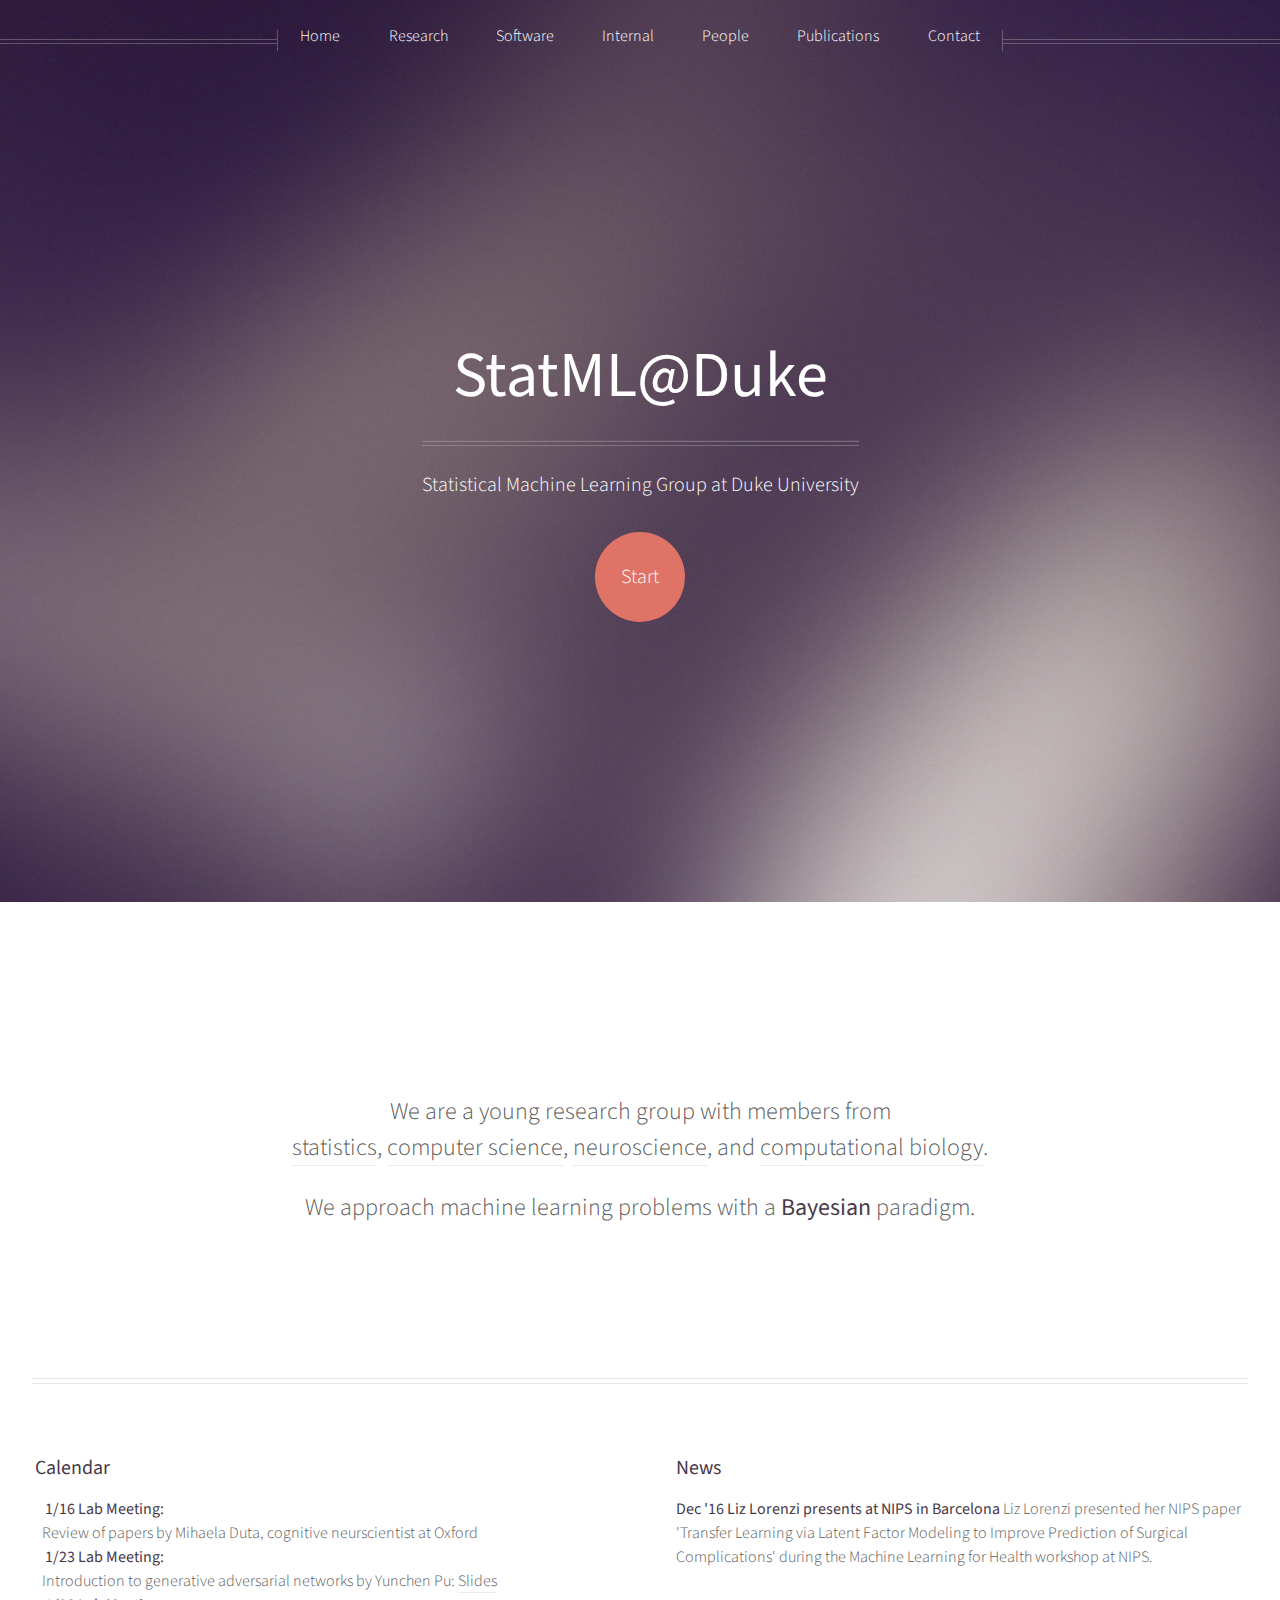
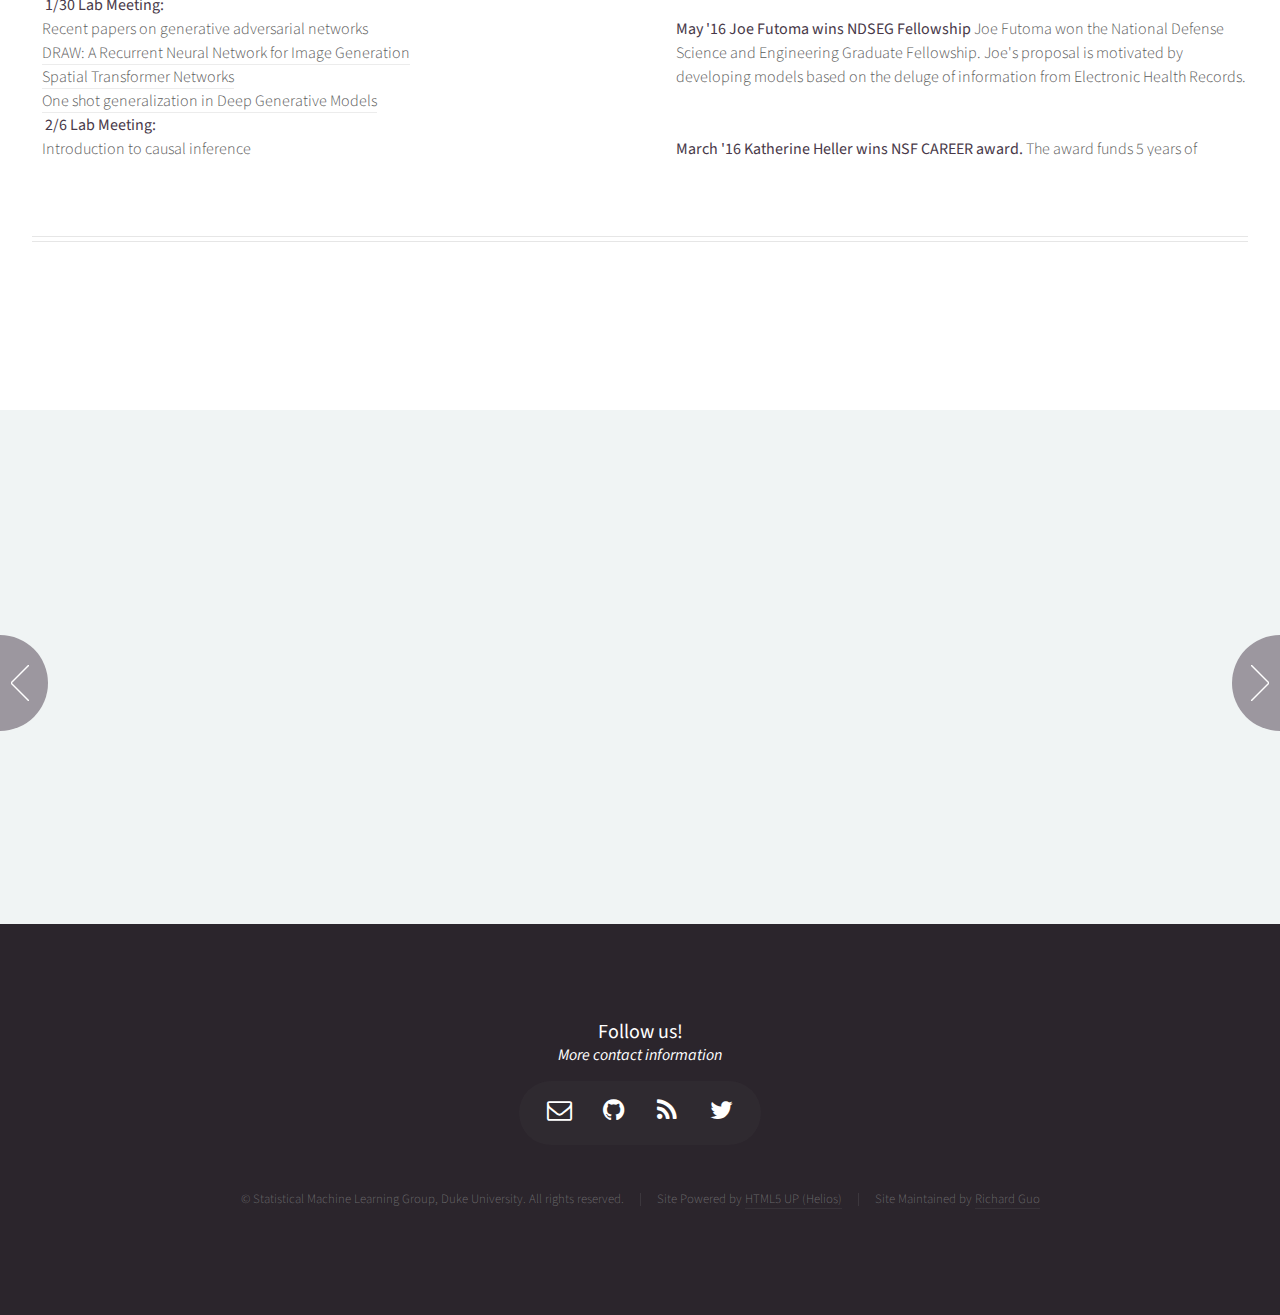
<file: index.html>
<!DOCTYPE HTML>
<!-- Site maintained by Richard Kwo -->
<!--
	Helios by HTML5 UP
	html5up.net | @n33co
	Free for personal and commercial use under the CCA 3.0 license (html5up.net/license)
-->
<html>
	<head>
		<title>StatML@Duke</title>
		<meta http-equiv="content-type" content="text/html; charset=utf-8" />
		<meta name="description" content="" />
		<meta name="keywords" content="" />
		<!--[if lte IE 8]><script src="css/ie/html5shiv.js"></script><![endif]-->
		<script src="js/jquery.min.js"></script>
		<script src="js/jquery.dropotron.min.js"></script>
		<script src="js/jquery.scrolly.min.js"></script>
		<script src="js/jquery.onvisible.min.js"></script>
		<script src="js/skel.min.js"></script>
		<script src="js/skel-layers.min.js"></script>
		<script src="js/init.js"></script>
		<noscript>
			<link rel="stylesheet" href="css/skel.css" />
			<link rel="stylesheet" href="css/style.css" />
			<link rel="stylesheet" href="css/style-desktop.css" />
			<link rel="stylesheet" href="css/style-noscript.css" />
		</noscript>
		<!--[if lte IE 8]><link rel="stylesheet" href="css/ie/v8.css" /><![endif]-->
	</head>
	<body class="homepage">

		<!-- Header -->
			<div id="header">
						
				<!-- Inner -->
					<div class="inner">
						<header>
							<h1><a href="index.html" id="logo">StatML@Duke</a></h1>
							<hr />
							<p>Statistical Machine Learning Group at Duke University</p>
						</header>
						<footer>
							<a href="#banner" class="button circled scrolly">Start</a>
						</footer>
					</div>
				
				<!-- Nav -->
					<nav id="nav">
						<ul>
							<li><a href="index.html">Home</a></li>
							<li>
								<a href="">Research</a>
								<ul>
                                    <li><a href="research/katherine_MSRtalk.pdf">Interacting Processes for Social Network Data</a></li>
                                    <li><a href="research/kai_variationalinference.pdf">Variational Inference via Stochastic Backpropogation</a></li>
                                    <li><a href="research/joe_UAI.pdf">Scalable Joint Modeling of Longitudinal and Point Process Data</a></li>
                                    <li><a href="research/liz_prelim.pdf">Transfer Learning via Bayesian Latent Factor Analysis</a></li>
								</ul>
							</li>
							<li><a href="https://github.com/dukeML">Software</a></li>
							<li>
								<a href="">Internal</a>
								<ul>
									<li><a href="https://wiki.duke.edu/display/statml/">Wiki</a></li>
								</ul>
							</li>
							<li><a href="people.html">People</a></li>
							<li><a href="publications.html">Publications</a></li>
							<li><a href="#followus" class="scrolly">Contact</a></li>

						</ul>
					</nav>

			</div>
			
        <div class="wrapper style1">

            
            <!-- Banner -->
            <section id="banner">
                <header>
                    <p>
                    We are a young research group with members from <br>
                    <a href="http://stat.duke.edu/">statistics</a>, <a href="http://cs.duke.edu/">computer science</a>, <a href="http://www.mind.duke.edu/">neuroscience</a>, and <a href="http://www.genome.duke.edu/CBB/">computational biology</a>.
                    </p>
                    <p>
                    We approach machine learning problems with a <strong>Bayesian</strong> paradigm.
                    </p>
                </header>
            </section>
            
            <hr />
            
            <div class="row double">
            
                <!-- Calendar Sidebar -->
                <div class="6u" id="sidebar" style="overflow:scroll; height:300px; text-indent: 3px">
                    <hr class="first" />
                    <section>
                        <header>
                            <h3><a href="#">Calendar</a></h3>
                        </header>
                        <ul style="padding-left:10px">
                            <li> <strong>1/16 Lab Meeting: </strong> <br> Review of papers by Mihaela Duta, cognitive neurscientist at Oxford </li>
                            <li> <strong>1/23 Lab Meeting: </strong> <br> Introduction to generative adversarial networks  by Yunchen Pu: <a href="http://people.ee.duke.edu/~lcarin/Yunchen9.30.2016.pdf"> Slides</a></li>
                            <li> <strong>1/30 Lab Meeting: </strong> <br> Recent papers on generative adversarial networks <br>
                                <a href="http://www.jmlr.org/proceedings/papers/v37/gregor15.pdf"> DRAW: A Recurrent Neural Network for Image Generation</a> <br>
                                <a href="https://papers.nips.cc/paper/5854-spatial-transformer-networks.pdf"> Spatial Transformer Networks</a> <br>
                            <a href="http://jmlr.org/proceedings/papers/v48/rezende16.pdf"> One shot generalization in Deep Generative Models</a>
                            
                            </li>
                            <li> <strong>2/6 Lab Meeting: </strong> <br> Introduction to causal inference <br>
                                <a href="https://arxiv.org/pdf/1608.05182v2.pdf"> A Bayesian Nonparametric Approach for Estimating Individualized Treatment-Response Curves</a> <br>
                                <a href="https://pdfs.semanticscholar.org/86ce/004214845a1683d59b64c4363a067d342cac.pdf"> Machine Learning Methods for Estimating Heterogeneous Causal Effects</a></li>
                            <li> <strong>2/13 Lab Meeting: </strong> <br> Recent papers on causal inference </li>
                            <li> <strong>2/20 Lab Meeting: </strong> <br> Presentation by John Pearson on Edward </li>
                            <li> <strong>2/27 Lab Meeting: </strong> <br> Presentation by Xin Chen on her research with John Pearson </li>
                            <li> <strong>3/6 Lab Meeting: </strong> <br> Presentation by David Carlson on his research in machine learning to deconstruct the neural basis  of psychiatric disorders based on electrode signals. </li>
                            <li> <strong>3/20 Lab Meeting: </strong> <br> Presentation by Sanjay on his research with Joe into the prediction of sepsis for Duke Hospital patients. </li>
                            <li> <strong>3/27 Lab Meeting: </strong> <br> Presentation by Shariq on his research with John Pearson </li>
                            <li> <strong>4/3 Lab Meeting: </strong> <br> Review of interesting NIPS papers by Isaac </li>
                            <li> <strong>4/10 Lab Meeting: </strong> <br> Presentation by John Pearson on variation inference</li>
                            <li> <strong>4/17 Lab Meeting: </strong> <br> Presentation by Lee Hartsell on his new cell phone app data with Katherine for MS patients</li>
                            
                        </ul>
                    </section>
                </div>
            
                <!-- News -->
                <div class="6u skel-cell-important" id="content">
                    <section style="overflow-x:scroll; height:300px;">
                        
                            <header>
                                <h3><a href="#">News</a></h3>
                            </header>

                            <article>
                            <strong>Dec '16 Liz Lorenzi presents at NIPS in Barcelona</strong> Liz Lorenzi presented her NIPS paper 'Transfer Learning via Latent Factor Modeling to Improve Prediction of Surgical Complications' during the Machine Learning for Health workshop at NIPS.
                            </article>

                            <article>
                                <strong>May '16 Joe Futoma wins NDSEG Fellowship</strong> Joe Futoma won the National Defense Science and Engineering Graduate Fellowship. Joe's proposal is motivated by developing models based on the deluge of information from Electronic Health Records.
                            </article>
                            
                            <article>
                                <strong>March '16 Katherine Heller wins NSF CAREER award.</strong> The award funds 5 years of research to analyze online data and illuminate social behavior.
                            </article>
                            
                            <article>
                                <strong>March '16 Katherine Heller awarded a collaborative grant with Dr. Zubin Eapan.</strong> The collaboration award was given our for "Predicting REaDmissions to Improve Care Transitions for Heart Failure (PREDICT-HF)".
                            </article>

                            <article>
                                <strong>August '15 Katherine Heller won a Google Scholar award</strong> for research into "Bayesian Models for Online Conversations and Bullying Behavior".
                            </article>


                    </section>
                </div>
        </div>
        <hr />
        
    </div>
<!-- People Carousel -->

                <section class="carousel">
                    <div class="reel">

                        <article>
                            <a href="https://stat.duke.edu/~kheller/" class="image featured"><img src="images/profile-photos/katherine.png" alt="" /></a>
                            <header>
                                <h3><a href="https://stat.duke.edu/~kheller/">Katherine A. Heller</a></h3>
                            </header>
                            <p>Machine learning and Bayesian statistics. Discovering the latent structure in data. </p>
                        </article>
                        
                        <article>
                            <a href="people.html" class="image featured"><img src="images/profile-photos/lee.png" alt="" /></a>
                            <header>
                                <h3><a href="people.html">Lee Harsell</a></h3>
                            </header>
                            <p>Applying machine learning to find underlying structure within neurological disease.</p>
                        </article>
                        
                        <article>
                            <a href="http://people.duke.edu/~kf96/" class="image featured"><img src="images/profile-photos/kai.png" alt="" /></a>
                            <header>
                                <h3><a href="http://people.duke.edu/~kf96/">Kai Fan</a></h3>
                            </header>
                            <p>Variational inference for Bayesian deep generative models and GPU computing with healthcare applications.</p>
                        </article>

                        <article>
                            <a href="https://sites.google.com/site/joefutoma/" class="image featured"><img src="images/profile-photos/joe.png" alt="" /></a>
                            <header>
                                <h3><a href="https://sites.google.com/site/joefutoma/">Joseph Futoma</a></h3>
                            </header>
                            <p>Bayesian models that support clinical decision making, to solve real world healthcare problems.</p>
                        </article>
                        
                        <article>
                            <a href="https://sites.google.com/site/lizlorenzi/home" class="image featured"><img src="images/profile-photos/liz.png" alt="" /></a>
                            <header>
                                <h3><a href="https://sites.google.com/site/lizlorenzi/home">Liz Lorenzi</a></h3>
                            </header>
                            <p>Transfer learning and clustering techicals to predict surgical complications at Duke Hospital.</p>
                        </article>
                        
                        <article>
                            <a href="http://jmxpearson.com/" class="image featured"><img src="images/profile-photos/john.png" alt="" /></a>
                            <header>
                                <h3><a href="http://jmxpearson.com/">John Pearson</a></h3>
                            </header>
                            <p>Understanding brains, including neuronal recording and functional imaging data.</p>
                        </article>

                        <article>
                            <a href="people.html" class="image featured"><img src="images/profile-photos/shariq.png" alt="" /></a>
                            <header>
                                <h3><a href="people.html">Shariq Iqbal</a></h3>
                            </header>
                            <p>Generative machine learning approaches to biological data in order to understand natural processes.</p>
                        </article>
                        
                        <article>
                            <a href="people.html" class="image featured"><img src="images/profile-photos/cindy.png" alt="" /></a>
                            <header>
                                <h3><a href="people.html">Cindy Chen</a></h3>
                            </header>
                            <p>Implementing variational inference methods for nonparameteric models that infer latent states.</p>
                        </article>

                        <article>
                            <a href="people.html" class="image featured"><img src="images/profile-photos/vivek.png" alt="" /></a>
                            <header>
                                <h3><a href="people.html">Vivek Subramanian</a></h3>
                            </header>
                            <p>Studying autism and it's connection with endogenous neural electromagnetic fields.</p>
                        </article>

                        <article>
                            <a href="people.html" class="image featured"><img src="images/profile-photos/cynthia.jpg" alt="" /></a>
                            <header>
                                <h3><a href="people.html">Cynthia Rudin</a></h3>
                            </header>
                            <p>Runs the Predictive Analysis Lab to develop machine learning models that are transparent to human experts.</p>
                        </article>
                        
                        <article>
                            <a href="people.html" class="image featured"><img src="images/profile-photos/ricardo.jpg" alt="" /></a>
                            <header>
                                <h3><a href="people.html">Ricardo Henao</a></h3>
                            </header>
                            <p>Developing interpretable models for predictive tasks in biomedical and clinical research.</p>
                        </article>

                    </div>
                </section>

		<!-- Footer -->
			<div id="footer">
				<div class="container">
					<div class="row">
						<div class="12u">
							
							<!-- Contact -->
								<section class="contact" id="followus">
									<header>
										<h3>Follow us!</h3>
										<h5><a href="contact.html"><i>More contact information</i></a></h5>
									</header>
									<!-- <p><a href="#">Want to contact us?</a></p> -->
									<ul class="icons">
										<li><a href="mailto:kheller@stat.duke.edu" class="icon fa-envelope-o"><span class="label">Mail</span></a></li>
										<li><a href="https://github.com/dukeML" class="icon fa-github"><span class="label">GitHub</span></a></li>
										<li><a href="#" class="icon fa-rss"><span class="label">RSS</span></a>
										</li>
										<li><a href="https://twitter.com/kat_heller" class="icon fa-twitter"><span class="label">Twitter</span></a></li>
									</ul>
								</section>
							
							<!-- Copyright -->
								<div class="copyright">
									<ul class="menu">
										<li>&copy; Statistical Machine Learning Group, Duke University. All rights reserved.</li><li>Site Powered by <a href="http://html5up.net">HTML5 UP (Helios)</a></li><li>Site Maintained by <a href="http://richardkwo.net">Richard Guo</a></li>
									</ul>
								</div>
							
						</div>
					
					</div>
				</div>
			</div>

	</body>
</html>
</file>
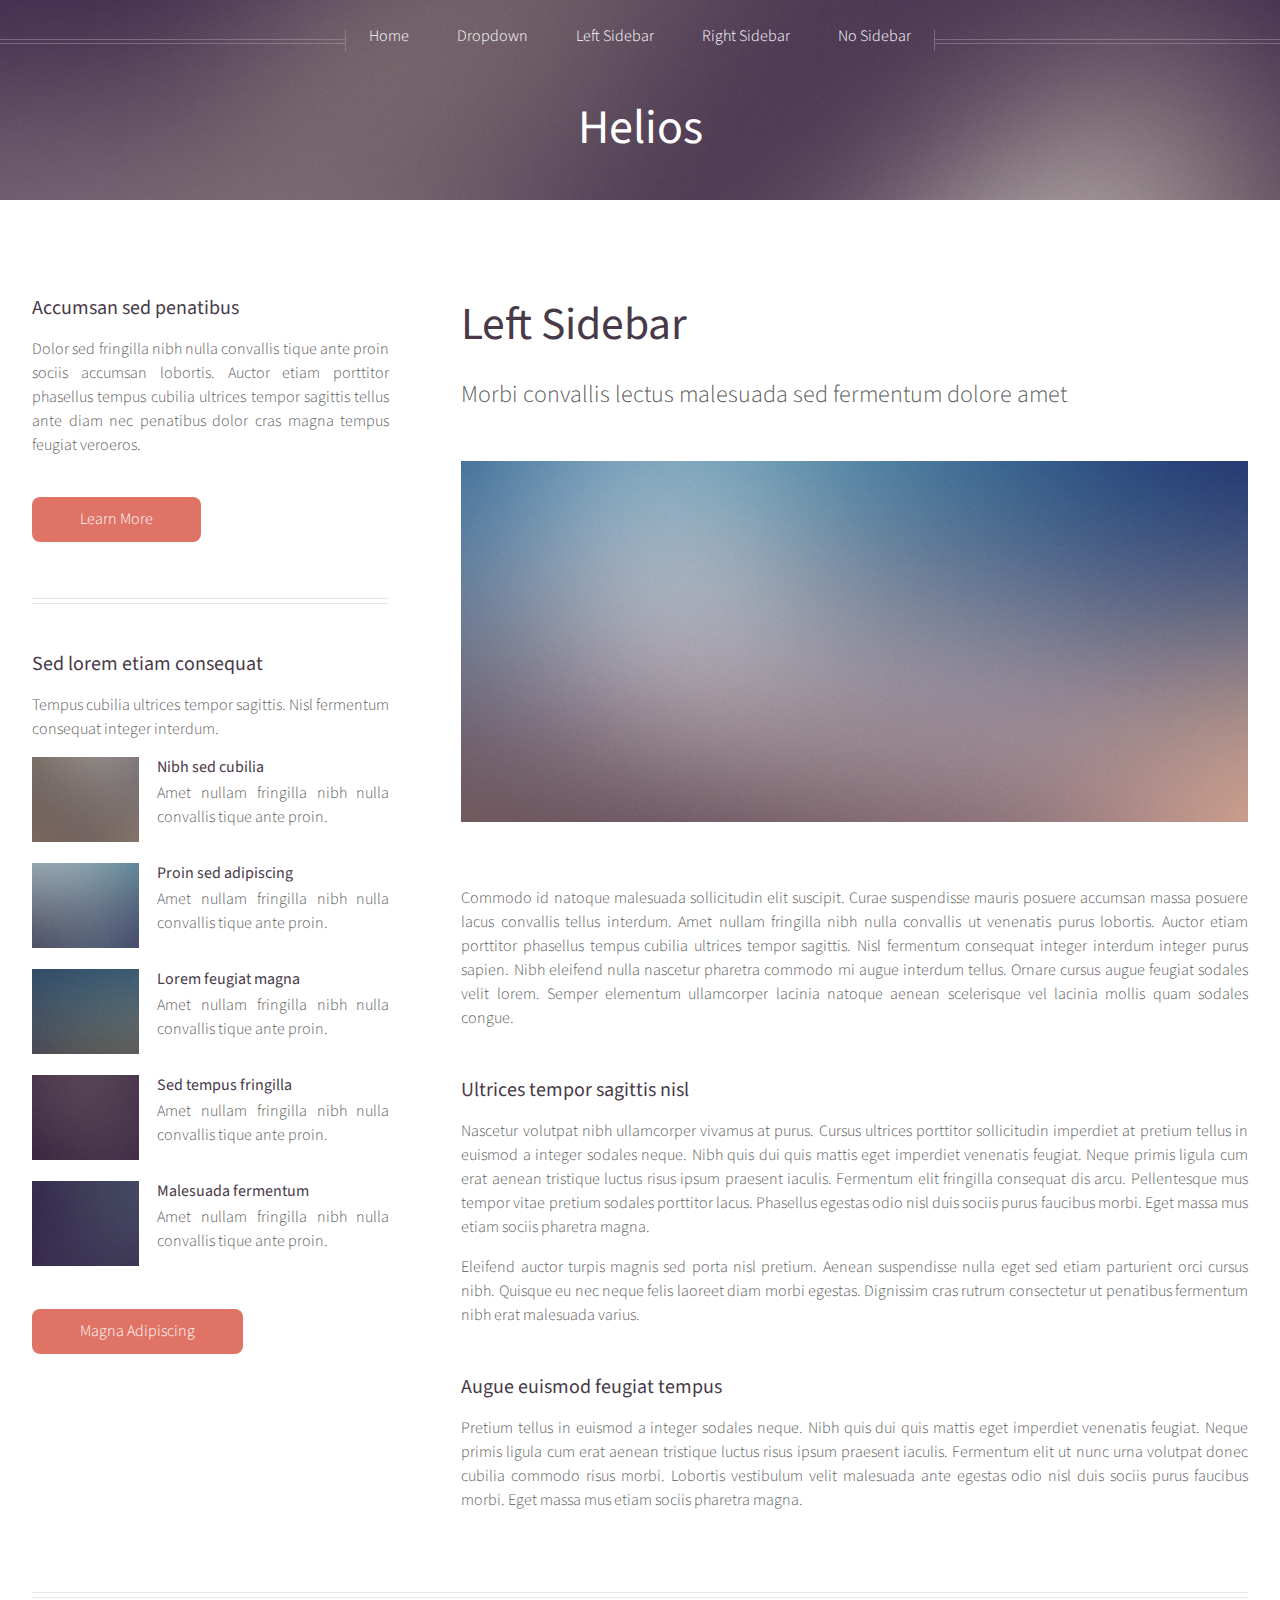
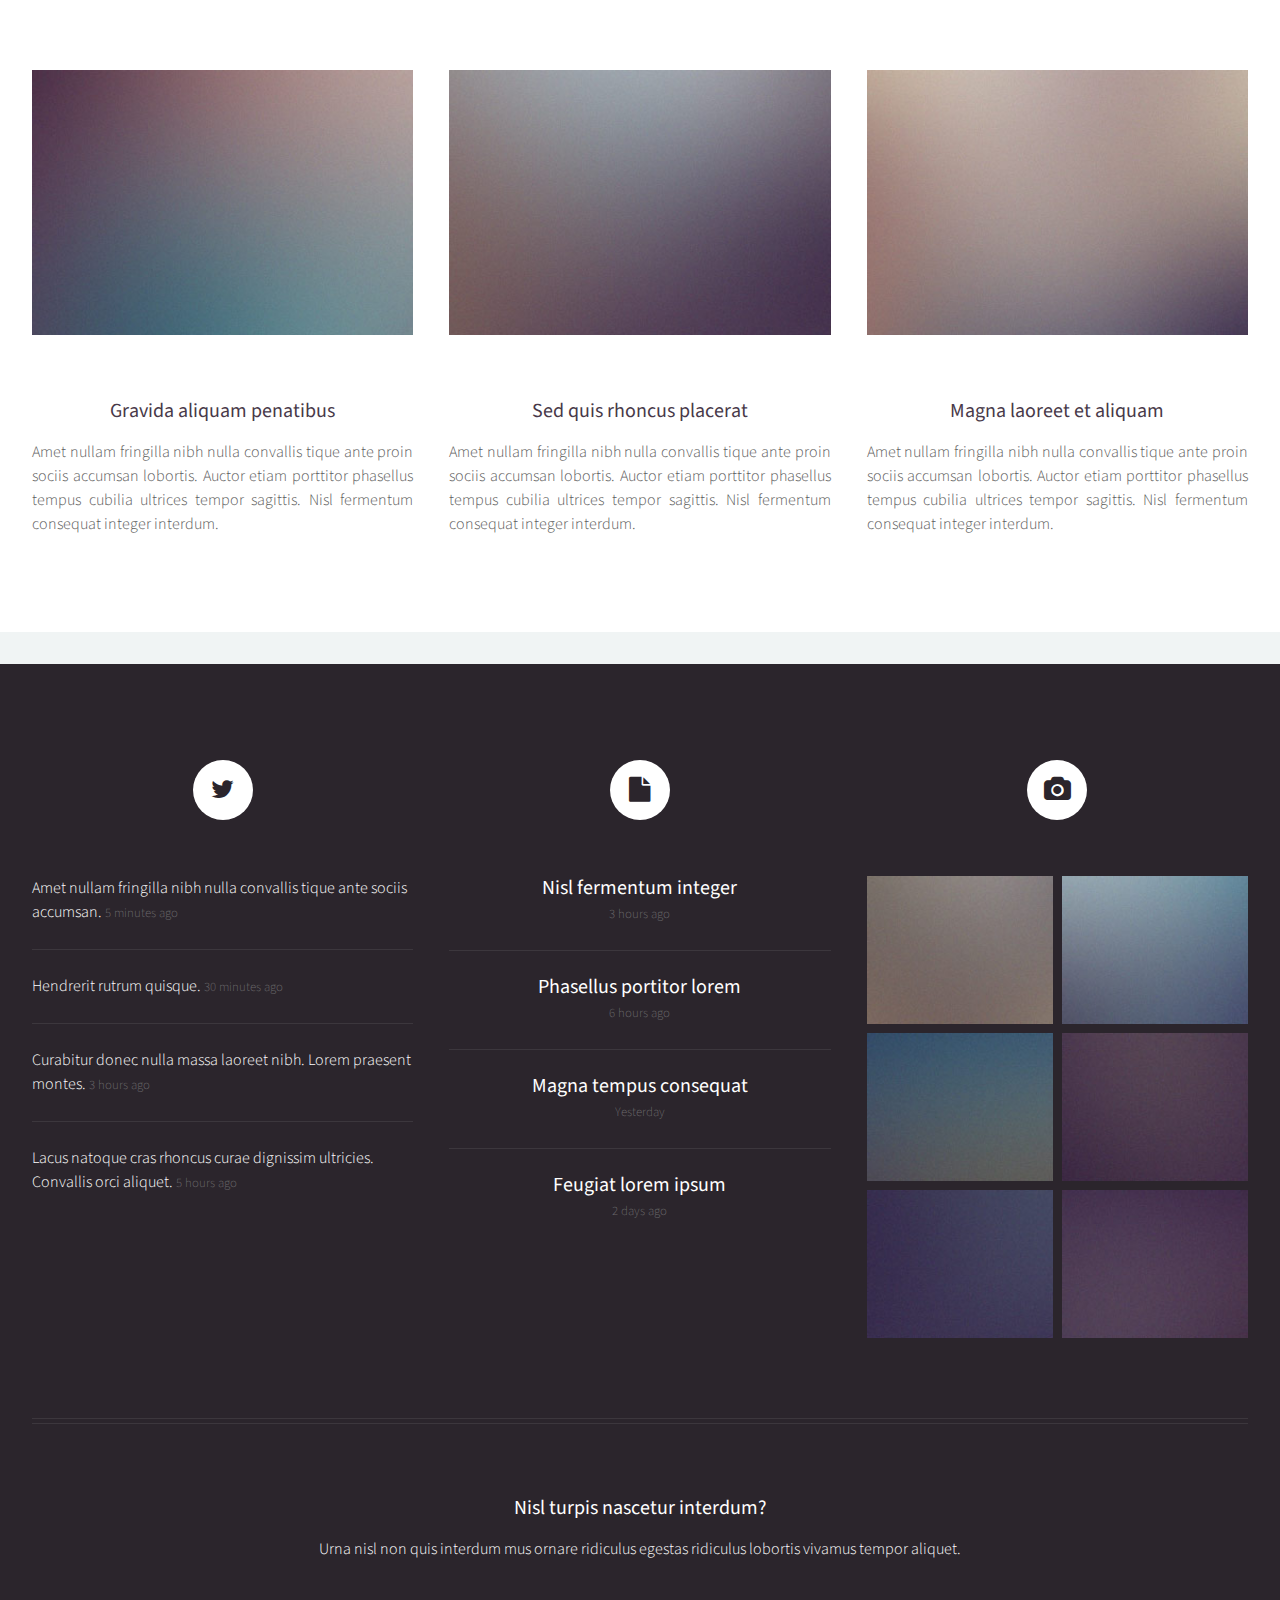
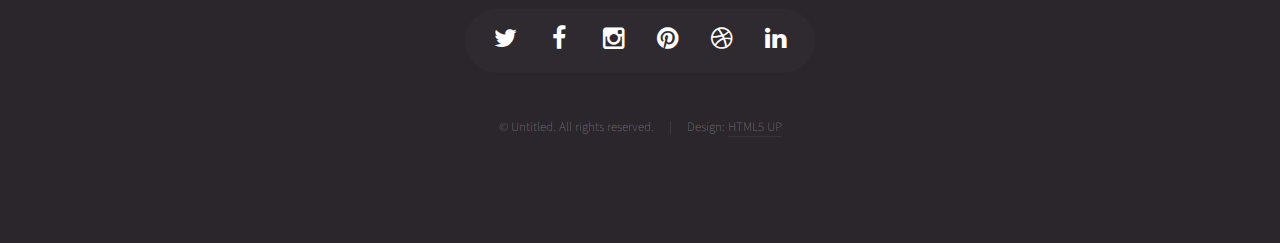
<file: left-sidebar.html>
<!DOCTYPE HTML>
<!--
	Helios by HTML5 UP
	html5up.net | @n33co
	Free for personal and commercial use under the CCA 3.0 license (html5up.net/license)
-->
<html>
	<head>
		<title>Left Sidebar - Helios by HTML5 UP</title>
		<meta http-equiv="content-type" content="text/html; charset=utf-8" />
		<meta name="description" content="" />
		<meta name="keywords" content="" />
		<!--[if lte IE 8]><script src="css/ie/html5shiv.js"></script><![endif]-->
		<script src="js/jquery.min.js"></script>
		<script src="js/jquery.dropotron.min.js"></script>
		<script src="js/jquery.scrolly.min.js"></script>
		<script src="js/jquery.onvisible.min.js"></script>
		<script src="js/skel.min.js"></script>
		<script src="js/skel-layers.min.js"></script>
		<script src="js/init.js"></script>
		<noscript>
			<link rel="stylesheet" href="css/skel.css" />
			<link rel="stylesheet" href="css/style.css" />
			<link rel="stylesheet" href="css/style-desktop.css" />
			<link rel="stylesheet" href="css/style-noscript.css" />
		</noscript>
		<!--[if lte IE 8]><link rel="stylesheet" href="css/ie/v8.css" /><![endif]-->
	</head>
	<body class="left-sidebar">

		<!-- Header -->
			<div id="header">

				<!-- Inner -->
					<div class="inner">
						<header>
							<h1><a href="index.html" id="logo">Helios</a></h1>
						</header>
					</div>
				
				<!-- Nav -->
					<nav id="nav">
						<ul>
							<li><a href="index.html">Home</a></li>
							<li>
								<a href="">Dropdown</a>
								<ul>
									<li><a href="#">Lorem ipsum dolor</a></li>
									<li><a href="#">Magna phasellus</a></li>
									<li><a href="#">Etiam dolore nisl</a></li>
									<li>
										<a href="">And a submenu &hellip;</a>
										<ul>
											<li><a href="#">Lorem ipsum dolor</a></li>
											<li><a href="#">Phasellus consequat</a></li>
											<li><a href="#">Magna phasellus</a></li>
											<li><a href="#">Etiam dolore nisl</a></li>
										</ul>
									</li>
									<li><a href="#">Veroeros feugiat</a></li>
								</ul>
							</li>
							<li><a href="left-sidebar.html">Left Sidebar</a></li>
							<li><a href="right-sidebar.html">Right Sidebar</a></li>
							<li><a href="no-sidebar.html">No Sidebar</a></li>
						</ul>
					</nav>

			</div>
			
		<!-- Main -->
			<div class="wrapper style1">

				<div class="container">
					<div class="row double">
						<div class="4u" id="sidebar">
							<hr class="first" />
							<section>
								<header>
									<h3><a href="#">Accumsan sed penatibus</a></h3>
								</header>
								<p>
									Dolor sed fringilla nibh nulla convallis tique ante proin sociis accumsan lobortis. Auctor etiam
									porttitor phasellus tempus cubilia ultrices tempor sagittis  tellus ante diam nec penatibus dolor cras
									magna tempus feugiat veroeros.
								</p>
								<footer>
									<a href="#" class="button">Learn More</a>
								</footer>
							</section>
							<hr />
							<section>
								<header>
									<h3><a href="#">Sed lorem etiam consequat</a></h3>
								</header>
								<p>
									Tempus cubilia ultrices tempor sagittis. Nisl fermentum consequat integer interdum.
								</p>
								<div class="row half no-collapse">
									<div class="4u">
										<a href="#" class="image fit"><img src="images/pic10.jpg" alt="" /></a>
									</div>
									<div class="8u">
										<h4>Nibh sed cubilia</h4>
										<p>
											Amet nullam fringilla nibh nulla convallis tique ante proin.
										</p>
									</div>
								</div>
								<div class="row half no-collapse">
									<div class="4u">
										<a href="#" class="image fit"><img src="images/pic11.jpg" alt="" /></a>
									</div>
									<div class="8u">
										<h4>Proin sed adipiscing</h4>
										<p>
											Amet nullam fringilla nibh nulla convallis tique ante proin.
										</p>
									</div>
								</div>
								<div class="row half no-collapse">
									<div class="4u">
										<a href="#" class="image fit"><img src="images/pic12.jpg" alt="" /></a>
									</div>
									<div class="8u">
										<h4>Lorem feugiat magna</h4>
										<p>
											Amet nullam fringilla nibh nulla convallis tique ante proin.
										</p>
									</div>
								</div>
								<div class="row half no-collapse">
									<div class="4u">
										<a href="#" class="image fit"><img src="images/pic13.jpg" alt="" /></a>
									</div>
									<div class="8u">
										<h4>Sed tempus fringilla</h4>
										<p>
											Amet nullam fringilla nibh nulla convallis tique ante proin.
										</p>
									</div>
								</div>
								<div class="row half no-collapse">
									<div class="4u">
										<a href="#" class="image fit"><img src="images/pic14.jpg" alt="" /></a>
									</div>
									<div class="8u">
										<h4>Malesuada fermentum</h4>
										<p>
											Amet nullam fringilla nibh nulla convallis tique ante proin.
										</p>
									</div>
								</div>
								<footer>
									<a href="#" class="button">Magna Adipiscing</a>
								</footer>
							</section>
						</div>
						<div class="8u skel-cell-important" id="content">
							<article id="main">
								<header>
									<h2><a href="#">Left Sidebar</a></h2>
									<p>
										Morbi convallis lectus malesuada sed fermentum dolore amet
									</p>
								</header>
								<a href="#" class="image featured"><img src="images/pic06.jpg" alt="" /></a>
								<p>
									Commodo id natoque malesuada sollicitudin elit suscipit. Curae suspendisse mauris posuere accumsan massa 
									posuere lacus convallis tellus interdum. Amet nullam fringilla nibh nulla convallis ut venenatis purus 
									lobortis. Auctor etiam porttitor phasellus tempus cubilia ultrices tempor sagittis. Nisl fermentum 
									consequat integer interdum integer purus sapien. Nibh eleifend nulla nascetur pharetra commodo mi augue 
									interdum tellus. Ornare cursus augue feugiat sodales velit lorem. Semper elementum ullamcorper lacinia 
									natoque aenean scelerisque vel lacinia mollis quam sodales congue.
								</p>
								<section>
									<header>
										<h3>Ultrices tempor sagittis nisl</h3>
									</header>
									<p>
										Nascetur volutpat nibh ullamcorper vivamus at purus. Cursus ultrices porttitor sollicitudin imperdiet
										at pretium tellus in euismod a integer sodales neque. Nibh quis dui quis mattis eget imperdiet venenatis 
										feugiat. Neque primis ligula cum erat aenean tristique luctus risus ipsum praesent iaculis. Fermentum elit 
										fringilla consequat dis arcu. Pellentesque mus tempor vitae pretium sodales porttitor lacus. Phasellus 
										egestas odio nisl duis sociis purus faucibus morbi. Eget massa mus etiam sociis pharetra magna. 
									</p>
									<p>
										Eleifend auctor turpis magnis sed porta nisl pretium. Aenean suspendisse nulla eget sed etiam parturient 
										orci cursus nibh. Quisque eu nec neque felis laoreet diam morbi egestas. Dignissim cras rutrum consectetur 
										ut penatibus fermentum nibh erat malesuada varius. 
									</p>
								</section>
								<section>
									<header>
										<h3>Augue euismod feugiat tempus</h3>
									</header>
									<p>
										Pretium tellus in euismod a integer sodales neque. Nibh quis dui quis mattis eget imperdiet venenatis 
										feugiat. Neque primis ligula cum erat aenean tristique luctus risus ipsum praesent iaculis. Fermentum elit 
										ut nunc urna volutpat donec cubilia commodo risus morbi. Lobortis vestibulum velit malesuada ante 
										egestas odio nisl duis sociis purus faucibus morbi. Eget massa mus etiam sociis pharetra magna. 
									</p>
								</section>
							</article>
						</div>
					</div>
					<hr />
					<div class="row">
						<article class="4u special">
							<a href="#" class="image featured"><img src="images/pic07.jpg" alt="" /></a>
							<header>
								<h3><a href="#">Gravida aliquam penatibus</a></h3>
							</header>
							<p>
								Amet nullam fringilla nibh nulla convallis tique ante proin sociis accumsan lobortis. Auctor etiam
								porttitor phasellus tempus cubilia ultrices tempor sagittis. Nisl fermentum consequat integer interdum.
							</p>
						</article>
						<article class="4u special">
							<a href="#" class="image featured"><img src="images/pic08.jpg" alt="" /></a>
							<header>
								<h3><a href="#">Sed quis rhoncus placerat</a></h3>
							</header>
							<p>
								Amet nullam fringilla nibh nulla convallis tique ante proin sociis accumsan lobortis. Auctor etiam
								porttitor phasellus tempus cubilia ultrices tempor sagittis. Nisl fermentum consequat integer interdum.
							</p>
						</article>
						<article class="4u special">
							<a href="#" class="image featured"><img src="images/pic09.jpg" alt="" /></a>
							<header>
								<h3><a href="#">Magna laoreet et aliquam</a></h3>
							</header>
							<p>
								Amet nullam fringilla nibh nulla convallis tique ante proin sociis accumsan lobortis. Auctor etiam
								porttitor phasellus tempus cubilia ultrices tempor sagittis. Nisl fermentum consequat integer interdum.
							</p>
						</article>
					</div>
				</div>

			</div>

		<!-- Footer -->
			<div id="footer">
				<div class="container">
					<div class="row">
						
						<!-- Tweets -->
							<section class="4u">
								<header>
									<h2 class="icon fa-twitter circled"><span class="label">Tweets</span></h2>
								</header>
								<ul class="divided">
									<li>
										<article class="tweet">
											Amet nullam fringilla nibh nulla convallis tique ante sociis accumsan.
											<span class="timestamp">5 minutes ago</span>
										</article>
									</li>
									<li>
										<article class="tweet">
											Hendrerit rutrum quisque.
											<span class="timestamp">30 minutes ago</span>
										</article>
									</li>
									<li>
										<article class="tweet">
											Curabitur donec nulla massa laoreet nibh. Lorem praesent montes.
											<span class="timestamp">3 hours ago</span>
										</article>
									</li>
									<li>
										<article class="tweet">
											Lacus natoque cras rhoncus curae dignissim ultricies. Convallis orci aliquet.
											<span class="timestamp">5 hours ago</span>
										</article>
									</li>
								</ul>
							</section>

						<!-- Posts -->
							<section class="4u">
								<header>
									<h2 class="icon fa-file circled"><span class="label">Posts</span></h2>
								</header>
								<ul class="divided">
									<li>
										<article class="post stub">
											<header>
												<h3><a href="#">Nisl fermentum integer</a></h3>
											</header>
											<span class="timestamp">3 hours ago</span>
										</article>
									</li>
									<li>
										<article class="post stub">
											<header>
												<h3><a href="#">Phasellus portitor lorem</a></h3>
											</header>
											<span class="timestamp">6 hours ago</span>
										</article>
									</li>
									<li>
										<article class="post stub">
											<header>
												<h3><a href="#">Magna tempus consequat</a></h3>
											</header>
											<span class="timestamp">Yesterday</span>
										</article>
									</li>
									<li>
										<article class="post stub">
											<header>
												<h3><a href="#">Feugiat lorem ipsum</a></h3>
											</header>
											<span class="timestamp">2 days ago</span>
										</article>
									</li>
								</ul>
							</section>

						<!-- Photos -->
							<section class="4u">
								<header>
									<h2 class="icon fa-camera circled"><span class="label">Photos</span></h2>
								</header>
								<div class="row quarter no-collapse">
									<div class="6u">
										<a href="#" class="image fit"><img src="images/pic10.jpg" alt="" /></a>
									</div>
									<div class="6u">
										<a href="#" class="image fit"><img src="images/pic11.jpg" alt="" /></a>
									</div>
								</div>
								<div class="row quarter no-collapse">
									<div class="6u">
										<a href="#" class="image fit"><img src="images/pic12.jpg" alt="" /></a>
									</div>
									<div class="6u">
										<a href="#" class="image fit"><img src="images/pic13.jpg" alt="" /></a>
									</div>
								</div>
								<div class="row quarter no-collapse">
									<div class="6u">
										<a href="#" class="image fit"><img src="images/pic14.jpg" alt="" /></a>
									</div>
									<div class="6u">
										<a href="#" class="image fit"><img src="images/pic15.jpg" alt="" /></a>
									</div>
								</div>
							</section>

					</div>
					<hr />
					<div class="row">
						<div class="12u">
							
							<!-- Contact -->
								<section class="contact">
									<header>
										<h3>Nisl turpis nascetur interdum?</h3>
									</header>
									<p>Urna nisl non quis interdum mus ornare ridiculus egestas ridiculus lobortis vivamus tempor aliquet.</p>
									<ul class="icons">
										<li><a href="#" class="icon fa-twitter"><span class="label">Twitter</span></a></li>
										<li><a href="#" class="icon fa-facebook"><span class="label">Facebook</span></a></li>
										<li><a href="#" class="icon fa-instagram"><span class="label">Instagram</span></a></li>
										<li><a href="#" class="icon fa-pinterest"><span class="label">Pinterest</span></a></li>
										<li><a href="#" class="icon fa-dribbble"><span class="label">Dribbble</span></a></li>
										<li><a href="#" class="icon fa-linkedin"><span class="label">Linkedin</span></a></li>
									</ul>
								</section>
							
							<!-- Copyright -->
								<div class="copyright">
									<ul class="menu">
										<li>&copy; Untitled. All rights reserved.</li><li>Design: <a href="http://html5up.net">HTML5 UP</a></li>
									</ul>
								</div>
							
						</div>
					
					</div>
				</div>
			</div>

	</body>
</html>
</file>
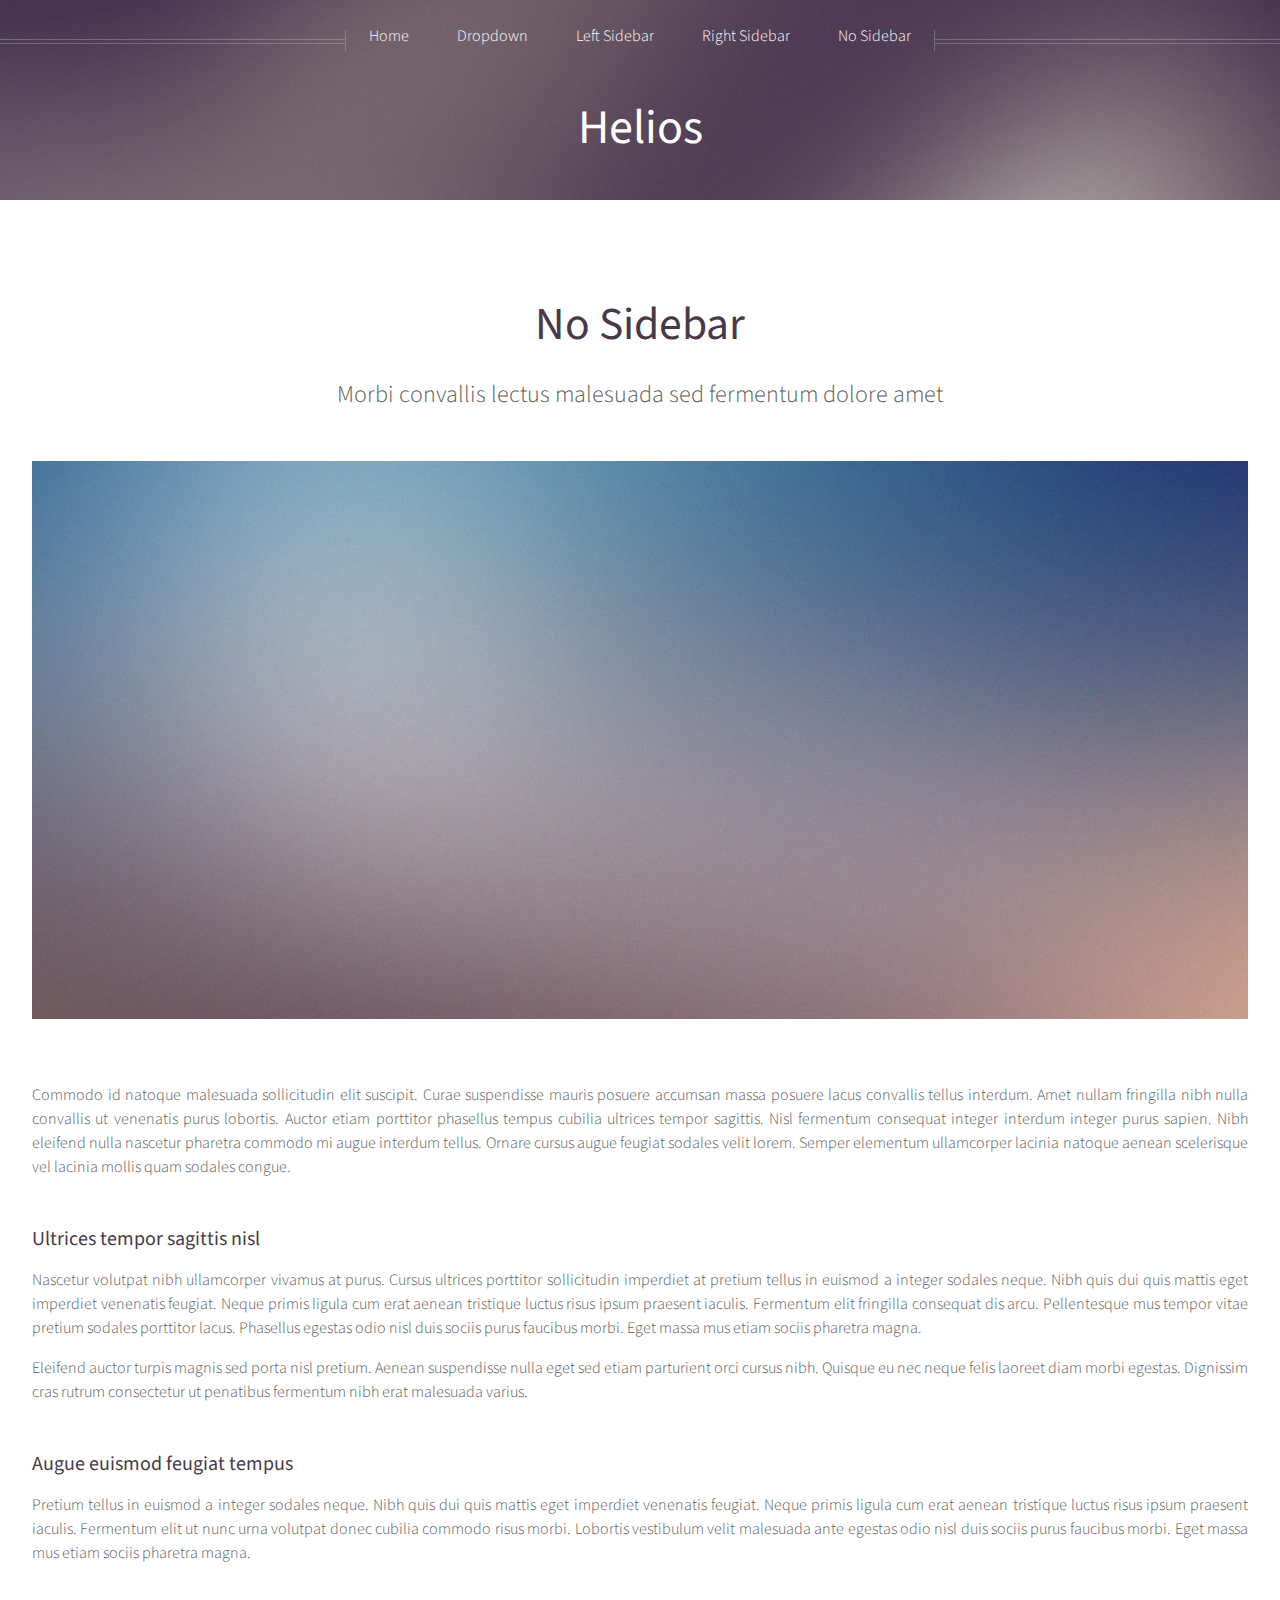
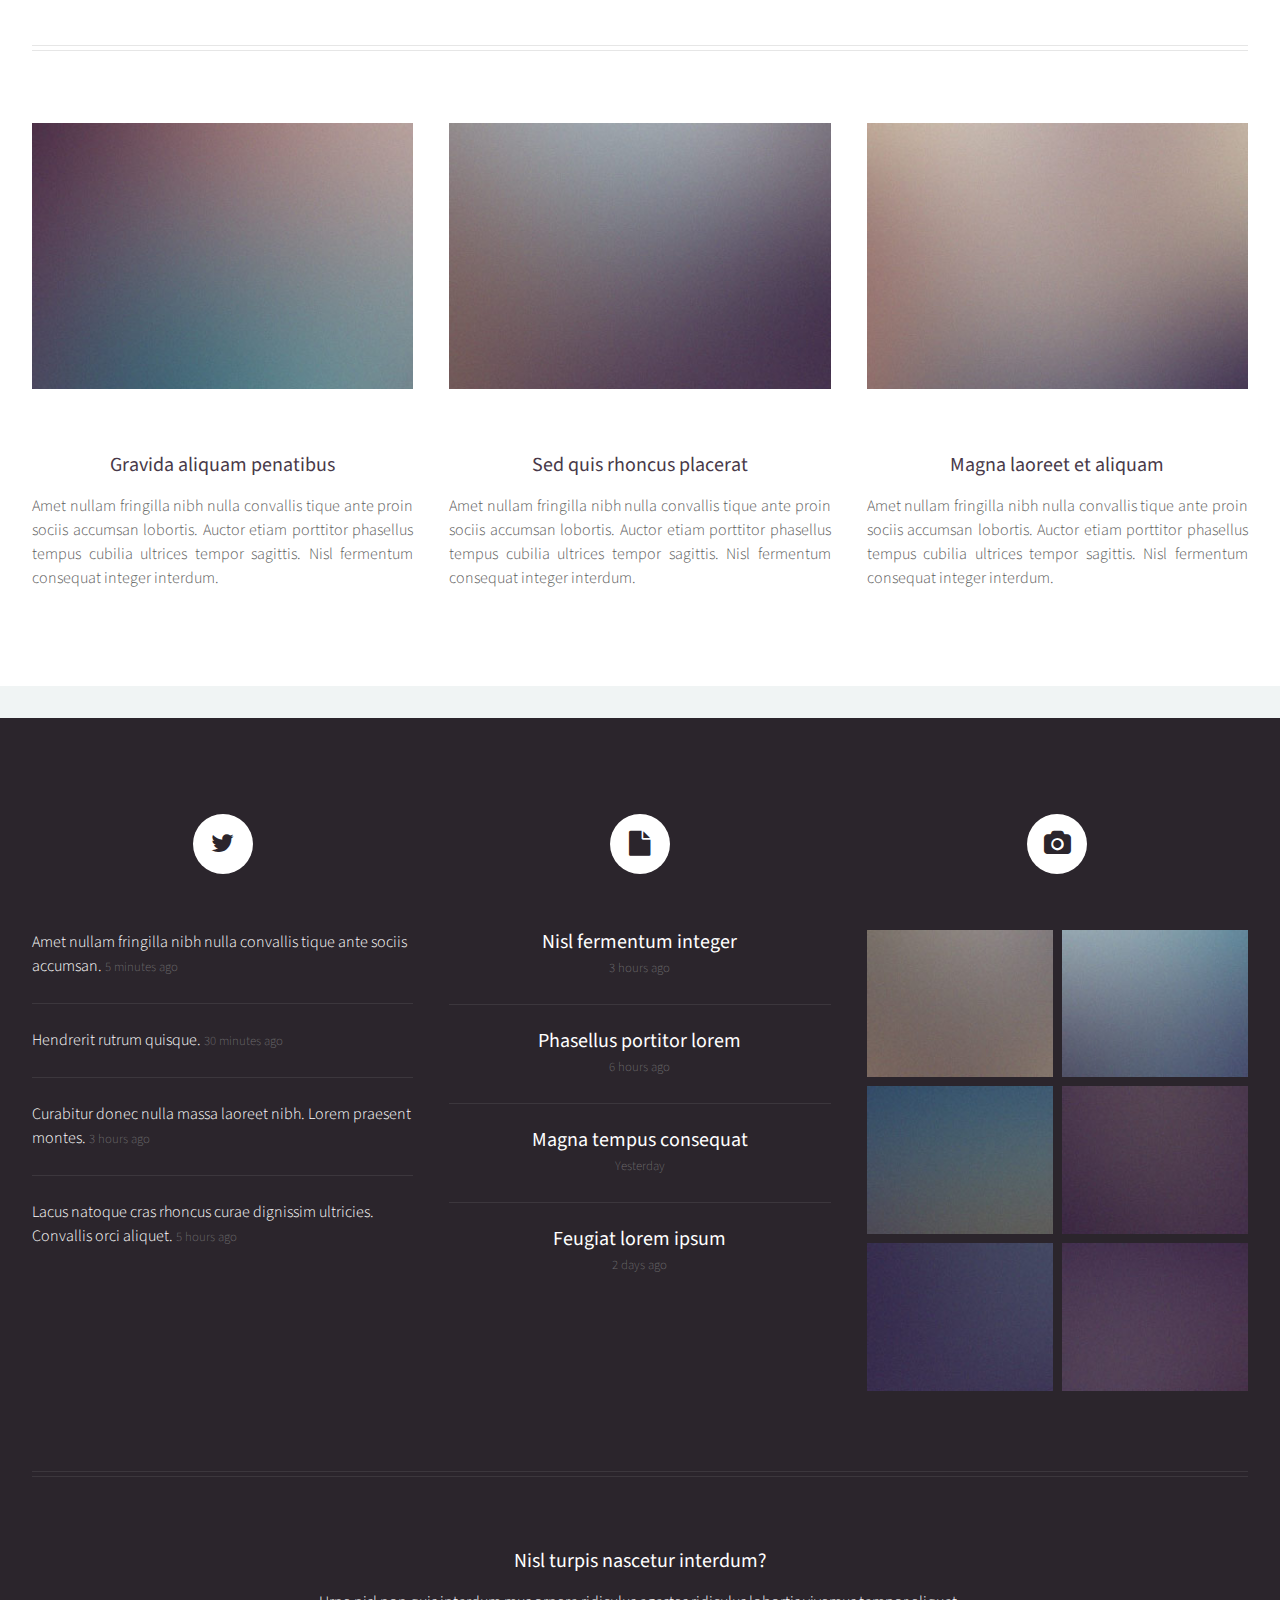
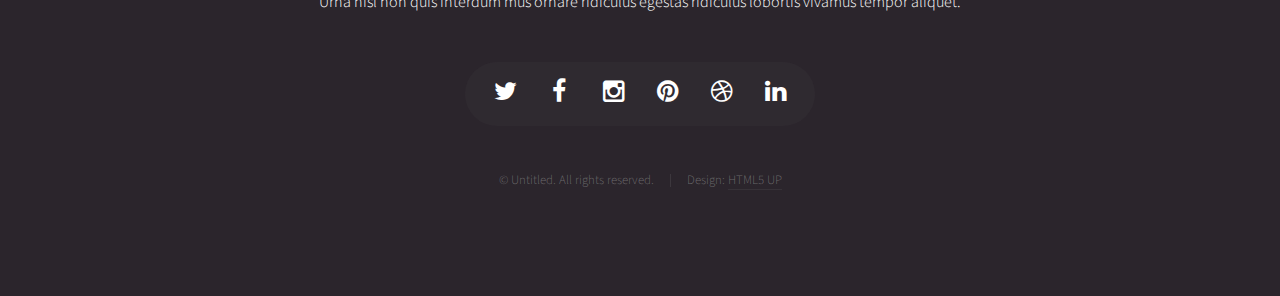
<file: no-sidebar.html>
<!DOCTYPE HTML>
<!--
	Helios by HTML5 UP
	html5up.net | @n33co
	Free for personal and commercial use under the CCA 3.0 license (html5up.net/license)
-->
<html>
	<head>
		<title>No Sidebar - Helios by HTML5 UP</title>
		<meta http-equiv="content-type" content="text/html; charset=utf-8" />
		<meta name="description" content="" />
		<meta name="keywords" content="" />
		<!--[if lte IE 8]><script src="css/ie/html5shiv.js"></script><![endif]-->
		<script src="js/jquery.min.js"></script>
		<script src="js/jquery.dropotron.min.js"></script>
		<script src="js/jquery.scrolly.min.js"></script>
		<script src="js/jquery.onvisible.min.js"></script>
		<script src="js/skel.min.js"></script>
		<script src="js/skel-layers.min.js"></script>
		<script src="js/init.js"></script>
		<noscript>
			<link rel="stylesheet" href="css/skel.css" />
			<link rel="stylesheet" href="css/style.css" />
			<link rel="stylesheet" href="css/style-desktop.css" />
			<link rel="stylesheet" href="css/style-noscript.css" />
		</noscript>
		<!--[if lte IE 8]><link rel="stylesheet" href="css/ie/v8.css" /><![endif]-->
	</head>
	<body class="no-sidebar">

		<!-- Header -->
			<div id="header">

				<!-- Inner -->
					<div class="inner">
						<header>
							<h1><a href="index.html" id="logo">Helios</a></h1>
						</header>
					</div>
				
				<!-- Nav -->
					<nav id="nav">
						<ul>
							<li><a href="index.html">Home</a></li>
							<li>
								<a href="">Dropdown</a>
								<ul>
									<li><a href="#">Lorem ipsum dolor</a></li>
									<li><a href="#">Magna phasellus</a></li>
									<li><a href="#">Etiam dolore nisl</a></li>
									<li>
										<a href="">And a submenu &hellip;</a>
										<ul>
											<li><a href="#">Lorem ipsum dolor</a></li>
											<li><a href="#">Phasellus consequat</a></li>
											<li><a href="#">Magna phasellus</a></li>
											<li><a href="#">Etiam dolore nisl</a></li>
										</ul>
									</li>
									<li><a href="#">Veroeros feugiat</a></li>
								</ul>
							</li>
							<li><a href="left-sidebar.html">Left Sidebar</a></li>
							<li><a href="right-sidebar.html">Right Sidebar</a></li>
							<li><a href="no-sidebar.html">No Sidebar</a></li>
						</ul>
					</nav>

			</div>
			
		<!-- Main -->
			<div class="wrapper style1">

				<div class="container">
					<article id="main" class="special">
						<header>
							<h2><a href="#">No Sidebar</a></h2>
							<p>
								Morbi convallis lectus malesuada sed fermentum dolore amet
							</p>
						</header>
						<a href="#" class="image featured"><img src="images/pic06.jpg" alt="" /></a>
						<p>
							Commodo id natoque malesuada sollicitudin elit suscipit. Curae suspendisse mauris posuere accumsan massa 
							posuere lacus convallis tellus interdum. Amet nullam fringilla nibh nulla convallis ut venenatis purus 
							lobortis. Auctor etiam porttitor phasellus tempus cubilia ultrices tempor sagittis. Nisl fermentum 
							consequat integer interdum integer purus sapien. Nibh eleifend nulla nascetur pharetra commodo mi augue 
							interdum tellus. Ornare cursus augue feugiat sodales velit lorem. Semper elementum ullamcorper lacinia 
							natoque aenean scelerisque vel lacinia mollis quam sodales congue.
						</p>
						<section>
							<header>
								<h3>Ultrices tempor sagittis nisl</h3>
							</header>
							<p>
								Nascetur volutpat nibh ullamcorper vivamus at purus. Cursus ultrices porttitor sollicitudin imperdiet
								at pretium tellus in euismod a integer sodales neque. Nibh quis dui quis mattis eget imperdiet venenatis 
								feugiat. Neque primis ligula cum erat aenean tristique luctus risus ipsum praesent iaculis. Fermentum elit 
								fringilla consequat dis arcu. Pellentesque mus tempor vitae pretium sodales porttitor lacus. Phasellus 
								egestas odio nisl duis sociis purus faucibus morbi. Eget massa mus etiam sociis pharetra magna. 
							</p>
							<p>
								Eleifend auctor turpis magnis sed porta nisl pretium. Aenean suspendisse nulla eget sed etiam parturient 
								orci cursus nibh. Quisque eu nec neque felis laoreet diam morbi egestas. Dignissim cras rutrum consectetur 
								ut penatibus fermentum nibh erat malesuada varius. 
							</p>
						</section>
						<section>
							<header>
								<h3>Augue euismod feugiat tempus</h3>
							</header>
							<p>
								Pretium tellus in euismod a integer sodales neque. Nibh quis dui quis mattis eget imperdiet venenatis 
								feugiat. Neque primis ligula cum erat aenean tristique luctus risus ipsum praesent iaculis. Fermentum elit 
								ut nunc urna volutpat donec cubilia commodo risus morbi. Lobortis vestibulum velit malesuada ante 
								egestas odio nisl duis sociis purus faucibus morbi. Eget massa mus etiam sociis pharetra magna. 
							</p>
						</section>
					</article>
					<hr />
					<div class="row">
						<article class="4u special">
							<a href="#" class="image featured"><img src="images/pic07.jpg" alt="" /></a>
							<header>
								<h3><a href="#">Gravida aliquam penatibus</a></h3>
							</header>
							<p>
								Amet nullam fringilla nibh nulla convallis tique ante proin sociis accumsan lobortis. Auctor etiam
								porttitor phasellus tempus cubilia ultrices tempor sagittis. Nisl fermentum consequat integer interdum.
							</p>
						</article>
						<article class="4u special">
							<a href="#" class="image featured"><img src="images/pic08.jpg" alt="" /></a>
							<header>
								<h3><a href="#">Sed quis rhoncus placerat</a></h3>
							</header>
							<p>
								Amet nullam fringilla nibh nulla convallis tique ante proin sociis accumsan lobortis. Auctor etiam
								porttitor phasellus tempus cubilia ultrices tempor sagittis. Nisl fermentum consequat integer interdum.
							</p>
						</article>
						<article class="4u special">
							<a href="#" class="image featured"><img src="images/pic09.jpg" alt="" /></a>
							<header>
								<h3><a href="#">Magna laoreet et aliquam</a></h3>
							</header>
							<p>
								Amet nullam fringilla nibh nulla convallis tique ante proin sociis accumsan lobortis. Auctor etiam
								porttitor phasellus tempus cubilia ultrices tempor sagittis. Nisl fermentum consequat integer interdum.
							</p>
						</article>
					</div>
				</div>

			</div>

		<!-- Footer -->
			<div id="footer">
				<div class="container">
					<div class="row">
						
						<!-- Tweets -->
							<section class="4u">
								<header>
									<h2 class="icon fa-twitter circled"><span class="label">Tweets</span></h2>
								</header>
								<ul class="divided">
									<li>
										<article class="tweet">
											Amet nullam fringilla nibh nulla convallis tique ante sociis accumsan.
											<span class="timestamp">5 minutes ago</span>
										</article>
									</li>
									<li>
										<article class="tweet">
											Hendrerit rutrum quisque.
											<span class="timestamp">30 minutes ago</span>
										</article>
									</li>
									<li>
										<article class="tweet">
											Curabitur donec nulla massa laoreet nibh. Lorem praesent montes.
											<span class="timestamp">3 hours ago</span>
										</article>
									</li>
									<li>
										<article class="tweet">
											Lacus natoque cras rhoncus curae dignissim ultricies. Convallis orci aliquet.
											<span class="timestamp">5 hours ago</span>
										</article>
									</li>
								</ul>
							</section>

						<!-- Posts -->
							<section class="4u">
								<header>
									<h2 class="icon fa-file circled"><span class="label">Posts</span></h2>
								</header>
								<ul class="divided">
									<li>
										<article class="post stub">
											<header>
												<h3><a href="#">Nisl fermentum integer</a></h3>
											</header>
											<span class="timestamp">3 hours ago</span>
										</article>
									</li>
									<li>
										<article class="post stub">
											<header>
												<h3><a href="#">Phasellus portitor lorem</a></h3>
											</header>
											<span class="timestamp">6 hours ago</span>
										</article>
									</li>
									<li>
										<article class="post stub">
											<header>
												<h3><a href="#">Magna tempus consequat</a></h3>
											</header>
											<span class="timestamp">Yesterday</span>
										</article>
									</li>
									<li>
										<article class="post stub">
											<header>
												<h3><a href="#">Feugiat lorem ipsum</a></h3>
											</header>
											<span class="timestamp">2 days ago</span>
										</article>
									</li>
								</ul>
							</section>

						<!-- Photos -->
							<section class="4u">
								<header>
									<h2 class="icon fa-camera circled"><span class="label">Photos</span></h2>
								</header>
								<div class="row quarter no-collapse">
									<div class="6u">
										<a href="#" class="image fit"><img src="images/pic10.jpg" alt="" /></a>
									</div>
									<div class="6u">
										<a href="#" class="image fit"><img src="images/pic11.jpg" alt="" /></a>
									</div>
								</div>
								<div class="row quarter no-collapse">
									<div class="6u">
										<a href="#" class="image fit"><img src="images/pic12.jpg" alt="" /></a>
									</div>
									<div class="6u">
										<a href="#" class="image fit"><img src="images/pic13.jpg" alt="" /></a>
									</div>
								</div>
								<div class="row quarter no-collapse">
									<div class="6u">
										<a href="#" class="image fit"><img src="images/pic14.jpg" alt="" /></a>
									</div>
									<div class="6u">
										<a href="#" class="image fit"><img src="images/pic15.jpg" alt="" /></a>
									</div>
								</div>
							</section>

					</div>
					<hr />
					<div class="row">
						<div class="12u">
							
							<!-- Contact -->
								<section class="contact">
									<header>
										<h3>Nisl turpis nascetur interdum?</h3>
									</header>
									<p>Urna nisl non quis interdum mus ornare ridiculus egestas ridiculus lobortis vivamus tempor aliquet.</p>
									<ul class="icons">
										<li><a href="#" class="icon fa-twitter"><span class="label">Twitter</span></a></li>
										<li><a href="#" class="icon fa-facebook"><span class="label">Facebook</span></a></li>
										<li><a href="#" class="icon fa-instagram"><span class="label">Instagram</span></a></li>
										<li><a href="#" class="icon fa-pinterest"><span class="label">Pinterest</span></a></li>
										<li><a href="#" class="icon fa-dribbble"><span class="label">Dribbble</span></a></li>
										<li><a href="#" class="icon fa-linkedin"><span class="label">Linkedin</span></a></li>
									</ul>
								</section>
							
							<!-- Copyright -->
								<div class="copyright">
									<ul class="menu">
										<li>&copy; Untitled. All rights reserved.</li><li>Design: <a href="http://html5up.net">HTML5 UP</a></li>
									</ul>
								</div>
							
						</div>
					
					</div>
				</div>
			</div>

	</body>
</html>
</file>
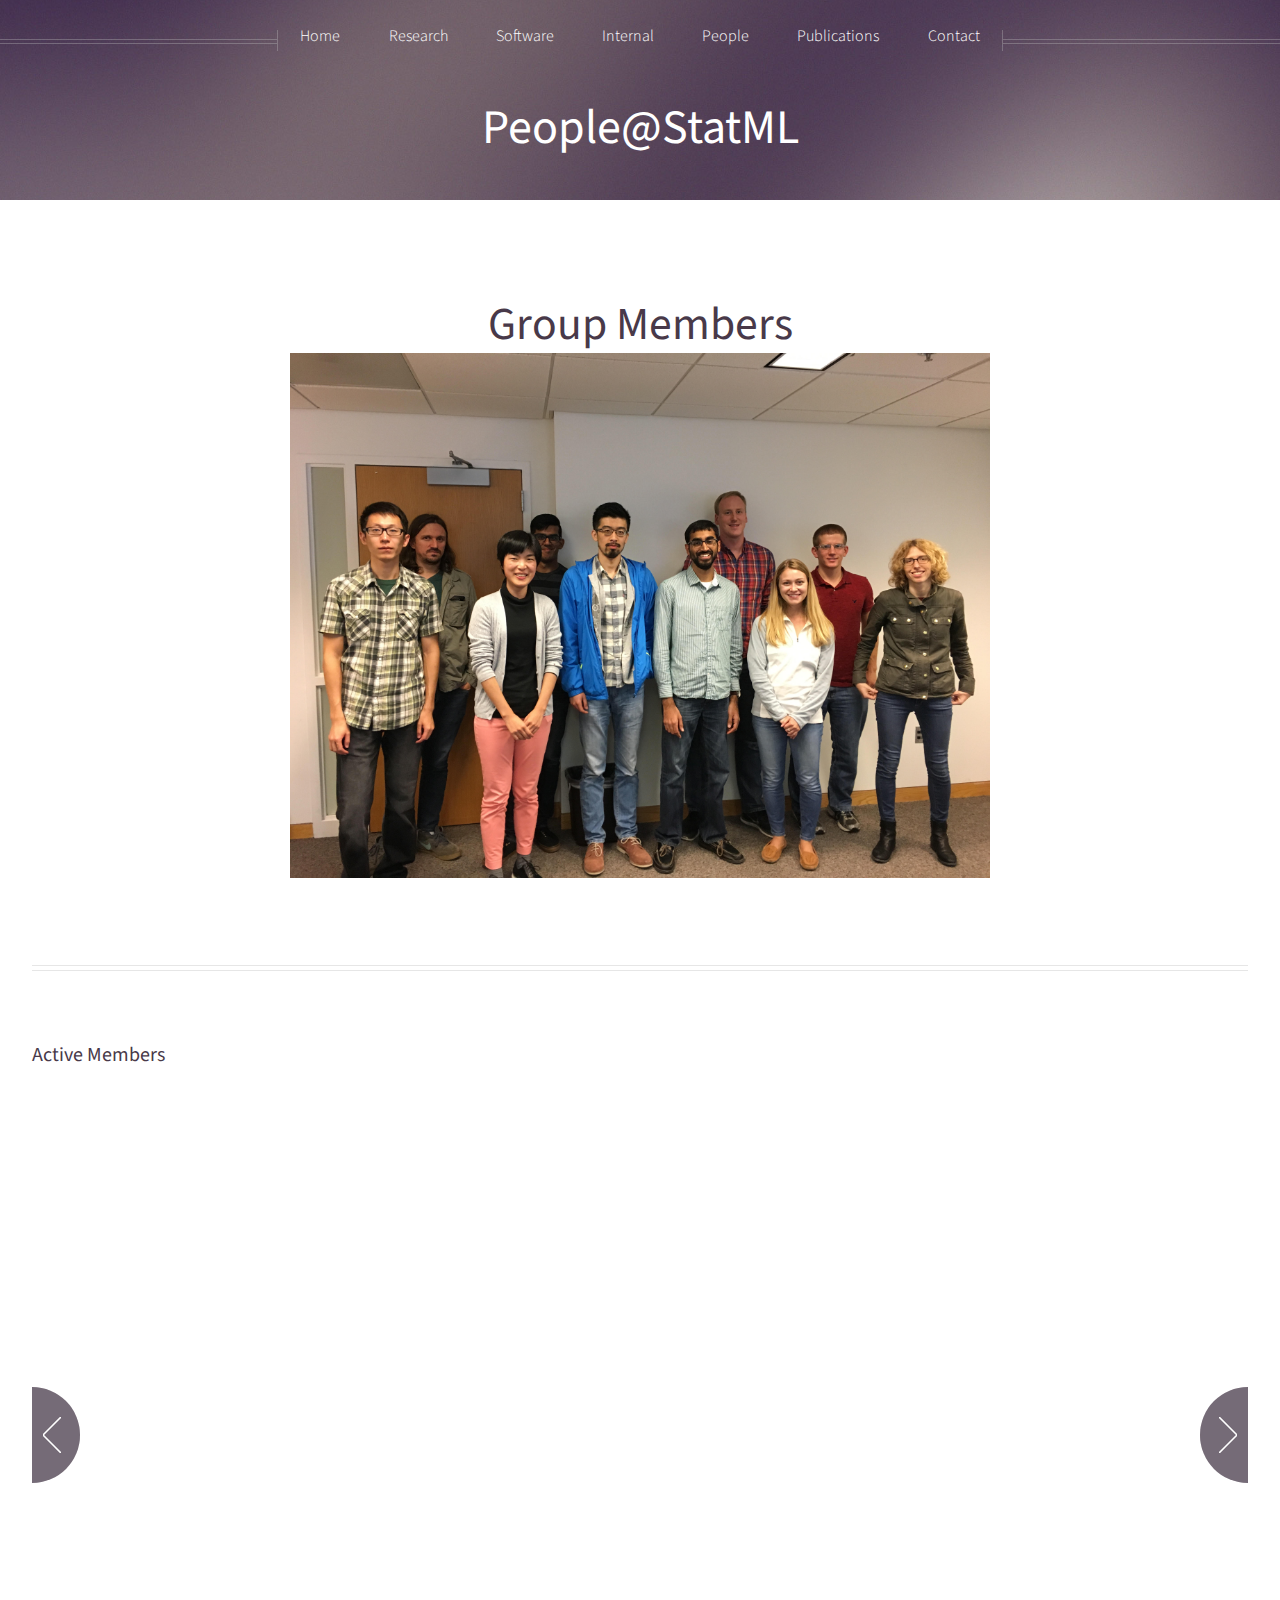
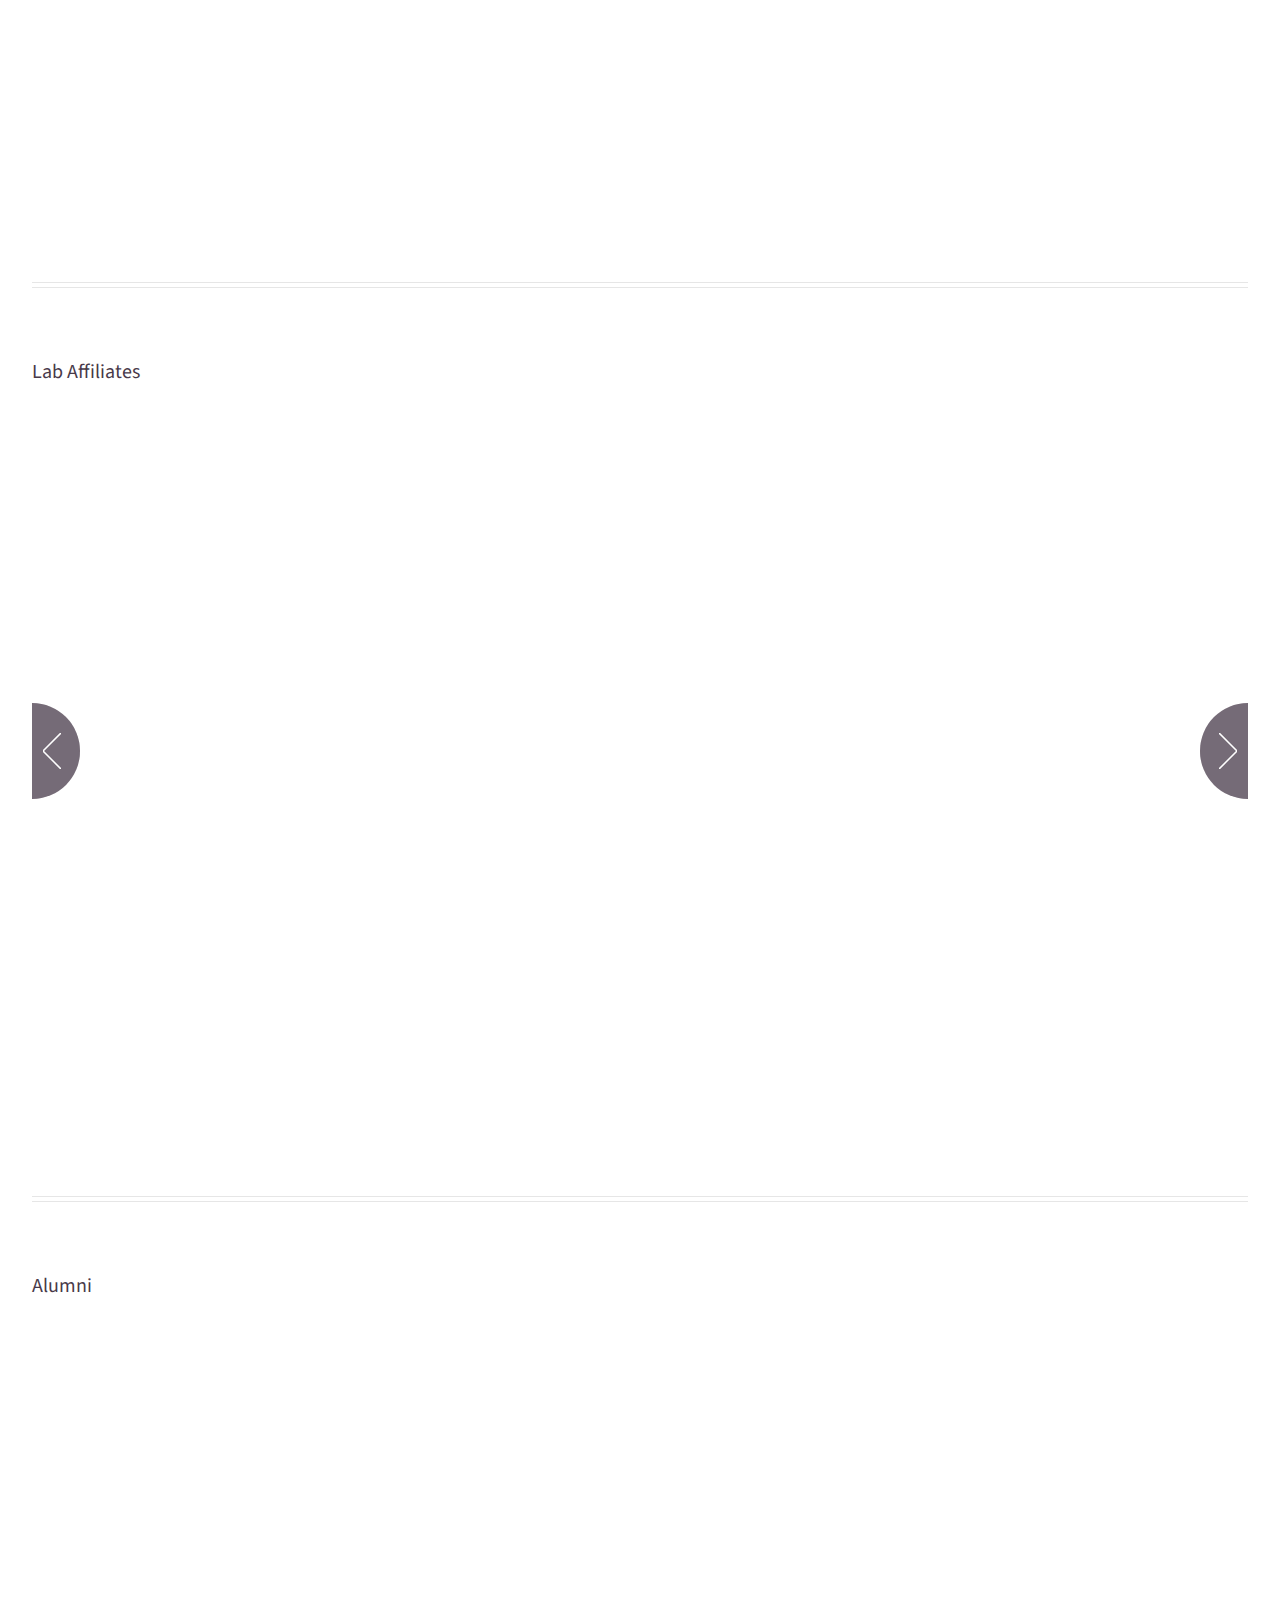
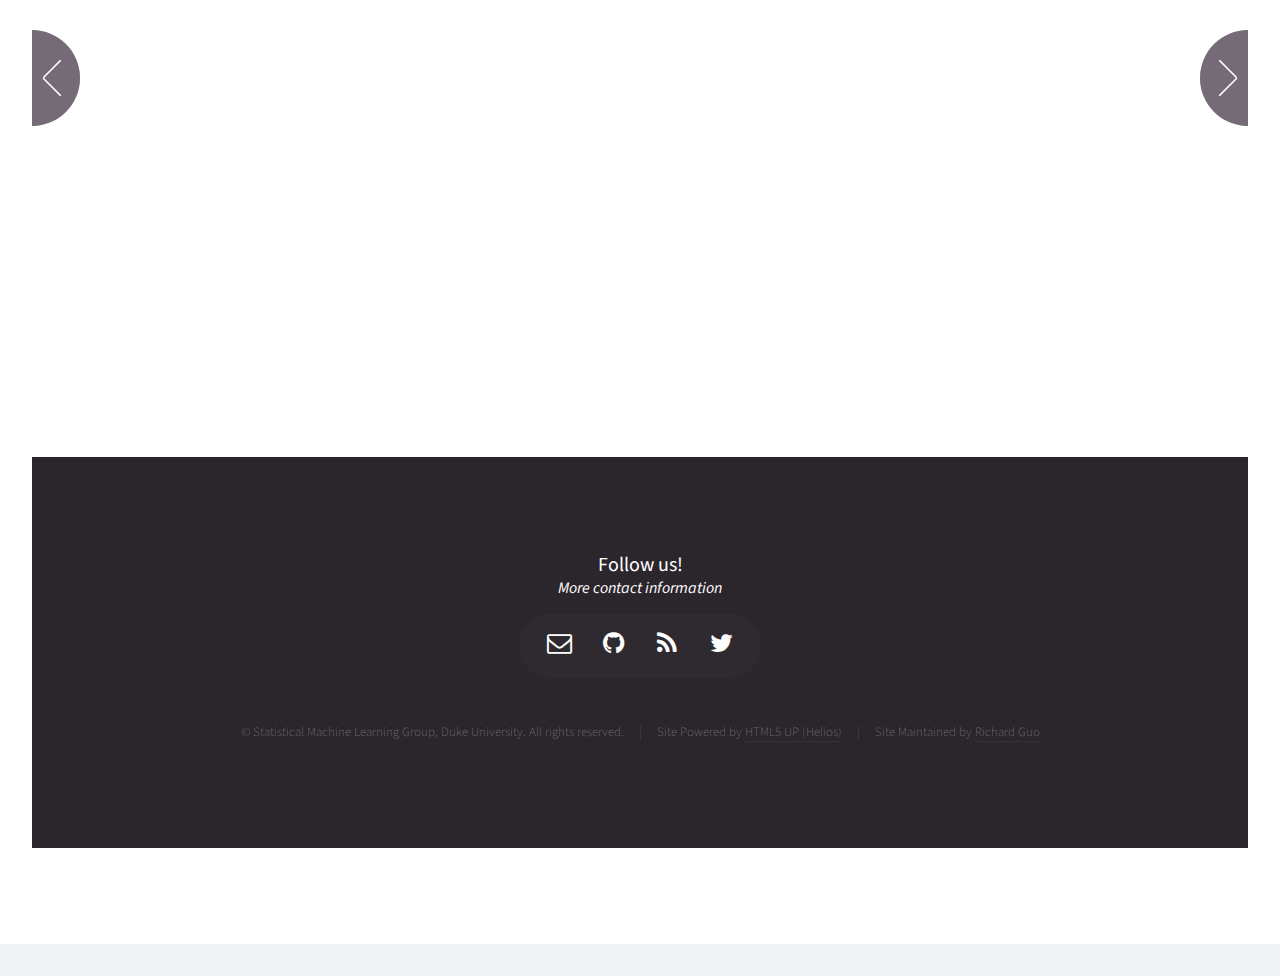
<file: people.html>
<!DOCTYPE HTML>
<!-- Site maintained by Richard Kwo -->
<!--
	Helios by HTML5 UP
	html5up.net | @n33co
	Free for personal and commercial use under the CCA 3.0 license (html5up.net/license)
-->
<html>
	<head>
		<title>StatML@Duke</title>
		<meta http-equiv="content-type" content="text/html; charset=utf-8" />
		<meta name="description" content="" />
		<meta name="keywords" content="" />
		<!--[if lte IE 8]><script src="css/ie/html5shiv.js"></script><![endif]-->
		<script src="js/jquery.min.js"></script>
		<script src="js/jquery.dropotron.min.js"></script>
		<script src="js/jquery.scrolly.min.js"></script>
		<script src="js/jquery.onvisible.min.js"></script>
		<script src="js/skel.min.js"></script>
		<script src="js/skel-layers.min.js"></script>
		<script src="js/init.js"></script>
		<noscript>
			<link rel="stylesheet" href="css/skel.css" />
			<link rel="stylesheet" href="css/style.css" />
			<link rel="stylesheet" href="css/style-desktop.css" />
			<link rel="stylesheet" href="css/style-noscript.css" />
		</noscript>
		<!--[if lte IE 8]><link rel="stylesheet" href="css/ie/v8.css" /><![endif]-->
	</head>
	<body class="no-sidebar">

		<!-- Header -->
			<div id="header">

				<!-- Inner -->
					<div class="inner">
						<header>
							<h1><a href="index.html" id="logo">People@StatML</a></h1>
						</header>
					</div>

                <!-- Nav -->
                <nav id="nav">
                    <ul>
                        <li><a href="index.html">Home</a></li>
                        <li>
                            <a href="">Research</a>
                            <ul>
                                <li><a href="#">Katherine's research talk goes here</a></li>
                                <li><a href="research/kai_variationalinference.pdf">Variational Inference via Stochastic Backpropogation</a></li>
                                <li><a href="research/joe_UAI.pdf">Scalable Joint Modeling of Longitudinal and Point Process Data</a></li>
                                <li><a href="research/liz_prelim.pdf">Transfer Learning via Bayesian Latent Factor Analysis</a></li>
                            </ul>
                        </li>
                        <li><a href="https://github.com/dukeML">Software</a></li>
                        <li>
                            <a href="">Internal</a>
                            <ul>
                                <li><a href="https://wiki.duke.edu/display/statml/">Wiki</a></li>
                            </ul>
                        </li>
                        <li><a href="people.html">People</a></li>
                        <li><a href="publications.html">Publications</a></li>
                        <li><a href="#followus" class="scrolly">Contact</a></li>
        
                    </ul>
                </nav>

            </div>
            
            <!-- Main -->
			<div class="wrapper style1">

				<div class="container">
					<article id="main" class="special">
						<header>
							<h2><a href="#">Group Members</a></h2>
						<img src="images/group-oct2016.jpg" alt=""  width="700" align="middle" />

						</header>
					</article>
					<hr />
				<!-- Active Members -->
                    <h3>Active Members </h3>

                        <section class="carousel">

                            <div class = "reel" style="overflow: visible; transform: translate(-136px, 0px);">

                                <article class="4u special">
                                    <a href="#" class="image featured"><img src="images/profile-photos/katherine.png" alt="" /></a>
                                    <header>
                                        <h3><a href="https://stat.duke.edu/~kheller/">Katherine A. Heller</a></h3>
                                        <h4><i>Group Leader</i></h4>
                                    </header>
                                    <p>
                                        My research interests lie in the fields of machine learning and Bayesian statistics. Specifically, I develop new methods and models to discover latent structure in data, including cluster structure, using Bayesian nonparametrics, hierarchical Bayes, techniques for Bayesian model comparison, and other Bayesian statistical methods. I apply these methods to problems in medicine, neuroscience, or social science.
                                    </p>
                                    <p>
                                    <a href="mailto:kheller@stat.duke.edu" class="icon fa-envelope-o">&nbsp;&nbsp;kheller@stat.duke.edu<span class="label">Mail</span></a>&nbsp;&nbsp;
                                    <a href="https://twitter.com/kat_heller" class="icon fa-twitter"><span class="label">Twitter</span></a>&nbsp;&nbsp;
                                    </p>
                                </article>
                                
                                <article class="4u special">
                                    <a href="https://neurology.duke.edu/faculty/fletcher-lee-hartsell" class="image featured"><img src="images/profile-photos/lee.png" alt="" /></a>
                                    <header>
                                        <h3><a href="https://neurology.duke.edu/faculty/fletcher-lee-hartsell">Lee Harsell</a></h3>
                                        <h4><i>Assistant Professor of Neurology</i></h4>
                                    </header>
                                    <p>While a clinician at heart, my research focuses on applying methods from machine learning to find underlying structure within neurological disease.  My current project focus is on combining mobile-based data with MRI to better understand multiple sclerosis.
                                    </p>
                                    <p>
                                    <a href="mailto:lee.hartsell@duke.edu" class="icon fa-envelope-o">&nbsp;&nbsp;lee.hartsell@duke.edu<span class="label">Mail</span></a>
                                    </p>
                                </article>

                                <article class="4u special">
                                    <a href="http://people.duke.edu/~kf96/" class="image featured"><img src="images/profile-photos/kai.png" alt="" /></a>
                                    <header>
                                        <h3><a href="http://people.duke.edu/~kf96/">Kai Fan</a></h3>
                                        <h4><i>PhD Student, Computational Biology</i></h4>
                                    </header>
                                    <p>
                                    I'm a fourth-year PhD Student (since 2013) in the Computational Biology and Bioinformatics program at Duke University. My research is mainly focused on variational inference for Bayesian deep generative models, GPU computing, and developing practical machine learning algorithms for healthcare applications.
                                    </p>
                                    <p>
                                    <a href="mailto:kai.fan@duke.edu" class="icon fa-envelope-o">&nbsp;&nbsp;kai.fan@duke.edu<span class="label">Mail</span></a>&nbsp;&nbsp;
                                    <a href="https://twitter.com/lovecambi" class="icon fa-twitter"><span class="label">Twitter</span></a>&nbsp;&nbsp;
                                    <a href="https://www.facebook.com/kai.fan1" class="icon fa-facebook"><span class="label">Facebook</span></a>&nbsp;&nbsp;
                                    <a href="https://www.linkedin.com/pub/kai-fan/7a/836/486" class="icon fa-linkedin"><span class="label">LinkedIn</span></a>
                                    </p>
                                </article>

                                <article class="4u special">
                                    <a href="https://sites.google.com/site/joefutoma/" class="image featured"><img src="images/profile-photos/joe.png" alt="" /></a>
                                    <header>
                                        <h3><a href="https://sites.google.com/site/joefutoma/">Joseph Futoma</a></h3>
                                        <h4><i>PhD Student, Statistics</i></h4>
                                    </header>
                                    <p>
                                     My research interests are in the development of new statistical models that can be incorporated into clinical decision support tools to solve real problems in healthcare.  I am also interested in Bayesian nonparametrics, Bayesian deep learning, and scalable methods for Bayesian inference.
                                    </p>
                                    <p>
                                    <a href="mailto:joseph.futoma@duke.edu" class="icon fa-envelope-o">&nbsp;&nbsp;joseph.futoma@duke.edu<span class="label">Mail</span></a>&nbsp;&nbsp;
                                    <a href="http://www.linkedin.com/in/josephfutoma" class="icon fa-linkedin"><span class="label">LinkedIn</span></a>
                                    </p>
                                </article>
                                
                                <article class="4u special">
                                    <a href="#" class="image featured"><img src="images/profile-photos/liz.png" alt="" /></a>
                                    <header>
                                        <h3><a href="#">Liz Lorenzi</a></h3>
                                        <h4><i>PhD Student, Statistics</i></h4>
                                    </header>
                                    <p>
                                    My research focuses on developing machine learning methods to solve problems in health care applications. Currently, we are working on developing a decision-support tool for predicting surgical complications for patients at Duke Hospital.  My research focuses on transfer learning and clustering techniques to improve prediction for this tool.
                                    </p>
                                    <p>
                                    <a href="mailto:elizabeth.lorenzi@duke.edu" class="icon fa-envelope-o">&nbsp;&nbsp;elizabeth.lorenzi@duke.edu<span class="label">Mail</span></a>
                                    </p>
                                </article>
                                
                                
                                <article class="4u special">
                                    <a href="http://www.justinbiebermusic.com/" class="image featured"><img src="images/profile-photos/seth.png" alt="" /></a>
                                    <header>
                                        <h3><a href="http://dibs.duke.edu/education/graduate/cogneuro-ap/students/current-students/34-seth-madlon-kay">Seth Madlon-Kay</a></h3>
                                        <h4><i>PhD Student, Cognitive Neuroscience</i></h4>
                                    </header>
                                    <p>
                                    I am interested in how the neural and behavioral variance that we observe in the lab relates to outcomes in natural environments. My current work is on the genetics and social behavior of free-ranging rhesus macaques, focusing on quantifying social phenotypes using tools from ML and understanding how genetic variance in neural pathways contributes to those phenotypes.
                                    
                                    </p>
                                    <p>
                                    <a href="mailto:seth.madlonkay@duke.edu" class="icon fa-envelope-o">&nbsp;&nbsp;seth.madlonkay@duke.edu<span class="label">Mail</span></a>
                                    </p>
                                </article>
                                
                                
                            </div>
							<span class= "forward" style= "display: inline;">
							</span>
							<span class= "backward" style= "display: inline;">
                            </span>
                        </section>
                    
					<hr />
                    
                    
                    
                    <!-- Lab Affiliates -->
                    <h3>Lab Affiliates </h3>
                    
                    <section class="carousel">
                        
                        <div class = "reel" style="overflow: visible; transform: translate(-136px, 0px);">
                            
                            <article class="4u special">
                                <a href="http://jmxpearson.com/" class="image featured"><img src="images/profile-photos/john.png" alt="" /></a>
                                <header>
                                    <h3><a href="http://jmxpearson.com/">John Pearson</a></h3>
                                    <h4><i>Research Assistant Professor, Duke Institute for Brain Sciences</i></h4>
                                </header>
                                <p>
                                My research focuses on applying methods from machine learning to brain data, in which capacity I collaborate with faculty in the Duke Statistical Machine Learning Group and the Information Initiative at Duke. I'm particulary interested in neuronal recording and functional imaging data, as well as eye tracking and choice modeling.
                                </p>
                                <p>
                                <a href="mailto:john.pearson@duke.edu>" class="icon fa-envelope-o">&nbsp;&nbsp;john.pearson@duke.edu<span class="label">Mail</span></a>&nbsp;&nbsp;
                                <a href="https://github.com/jmxpearson" class="icon fa-github"><span class="label">GitHub</span></a> &nbsp;&nbsp;
                                <a href="https://twitter.com/jmxpearson" class="icon fa-twitter"><span class="label">Twitter</span></a>	&nbsp;&nbsp;
                                <a href="http://www.linkedin.com/in/jmxpearson" class="icon fa-linkedin"><span class="label">LinkedIn</span></a> &nbsp;&nbsp;
                                </p>
                            </article>
                            
                            <article class="4u special">
                                <a href="http://rhenaog.github.io/index.html" class="image featured"><img src="images/profile-photos/ricardo.jpg" alt="" /></a>
                                <header>
                                    <h3><a href="http://rhenaog.github.io/index.html">Ricardo Henao</a></h3>
                                    <h4><i>Assistant Research Professor, Electrical and Computer Engineering</i></h4>
                                </header>
                                <p>
                                I am interested in Bayesian statistics, machine learning and biostatistics. More specifically, my work focuses on developing interpretable statistical models to tackle predictive and hypothesis generating tasks in biomedical and clinical research.
                                </p>
                                <p>
                                <a href="mailto:ricardo.henao@duke.edu>" class="icon fa-envelope-o">&nbsp;&nbsp;ricardo.henao@duke.edu<span class="label">Mail</span></a>&nbsp;&nbsp;
                                <a href="https://github.com/rhenaog" class="icon fa-github"><span class="label">GitHub</span></a> &nbsp;&nbsp;
                                </p>
                            </article>
                            
                            <article class="4u special">
                                <a href="https://users.cs.duke.edu/~cynthia/" class="image featured"><img src="images/profile-photos/cynthia.jpg" alt="" /></a>
                                <header>
                                    <h3><a href="https://users.cs.duke.edu/~cynthia/">Cynthia Rudin</a></h3>
                                    <h4><i>Associate Professor, Computer Science and Electrical and Computer Engineering</i></h4>
                                </header>
                                <p>
                                Cynthia Rudin is an associate professor of computer science and electrical and computer engineering. She works on topics in machine learning, data mining, and statistics, and is particularly interested in machine learning models that are interpretable, or transparent to human experts. She runs the Prediction Analysis Lab at Duke.
                                </p>
                                <p>
                                <a href="mailto:cynthia@cs.duke.edu>" class="icon fa-envelope-o">&nbsp;&nbsp;cynthia@cs.duke.edu<span class="label">Mail</span></a>&nbsp;&nbsp;
                                </p>
                            </article>
                            
                            <article class="4u special">
                                <a href="people.html" class="image featured"><img src="images/profile-photos/vivek.png" alt="" /></a>
                                <header>
                                    <h3><a href="people.html">Vivek Subramanian</a></h3>
                                    <h4><i>PhD Student, Biomedical Engineering</i></h4>
                                </header>
                                <p>Vivek is a fifth year graduate student in biomedical engineering. He is currently studying autism and its connection with endogenous neural electromagnetic fields.
                                </p>
                                <p>
                                <a href="mailto:vivek.subramanian@duke.edu>" class="icon fa-envelope-o">&nbsp;&nbsp;vivek.subramanian@duke.edu<span class="label">Mail</span></a>
                                </p>
                            </article>
                            
                            <article class="4u special">
                                <a href="people.html" class="image featured"><img src="images/profile-photos/cindy.png" alt="" /></a>
                                <header>
                                    <h3><a href="people.html">Xin (Cindy) Chen</a></h3>
                                    <h4><i>Data Scientist, Pearson Lab</i></h4>
                                </header>
                                <p>Xin is implementing variational inference models that are helpful to build up nonparametric machine learning models that requires minimum knowledge in advance to infer latent states.
                                </p>
                                <p>
                                <a href="mailto:xc99@duke.edu>" class="icon fa-envelope-o">&nbsp;&nbsp;xc99@duke.edu<span class="label">Mail</span></a>
                                </p>
                            </article>
                            
                            <article class="4u special">
                                <a href="people.html" class="image featured"><img src="images/profile-photos/shariq.png" alt="" /></a>
                                <header>
                                    <h3><a href="people.html">Shariq Iqbal</a></h3>
                                    <h4><i>Research Associate, Pearson Lab</i></h4>
                                </header>
                                <p>Shariq is interested in the applications of generative machine learning approaches to biological data in order to gain understanding of complex natural processes
                                </p>
                                <p>
                                <a href="mailto:sni@duke.edu>" class="icon fa-envelope-o">&nbsp;&nbsp;sni@duke.edu<span class="label">Mail</span></a>
                                </p>
                            </article>
                            
                            
                        </div>
                        <span class= "forward" style= "display: inline;">
                        </span>
                        <span class= "backward" style= "display: inline;">
                        </span>
                    </section>
                    
                    <hr />
                    
                    
                    <!-- Alumni -->
                    <h3>Alumni </h3>
                    
                    <section class="carousel">
                        
                        <div class = "reel" style="overflow: visible; transform: translate(-136px, 0px);">
                            <article class="4u special">
                                <a href="http://richardkwo.net" class="image featured"><img src="images/profile-photos/richard.png" alt="" /></a>
                                <header>
                                    <h3><a href="http://richardkwo.net">Richard Guo</a></h3>
                                    <h4><i>PhD Student, Computer Science</i></h4>
                                </header>
                                <p>
                                On the theory side, I am interested in Bayesian nonparameterics, scalable Bayesian inference and stochastic processes. For applications, I attempt to understand the patterns of human behaviors with machine learning models. I am also curious about the connection between ML and statistical physics.
                                </p>
                                <a href="mailto:ricguo@mit.edu" class="icon fa-envelope-o">&nbsp;&nbsp;ricguo@mit.edu<span class="label">Mail</span></a>
                                <!-- <p> -->
                                &nbsp;&nbsp;
                                <a href="https://github.com/richardkwo" class="icon fa-github"><span class="label">GitHub</span></a> &nbsp;&nbsp;
                                <a href="https://twitter.com/richardkwo" class="icon fa-twitter"><span class="label">Twitter</span></a>	&nbsp;&nbsp;
                                <a href="http://www.linkedin.com/in/richardkwo/" class="icon fa-linkedin"><span class="label">LinkedIn</span></a> &nbsp;&nbsp;
                                </p>
                            </article>
                            
                            <article class="4u special">
                                <a href="https://stat.duke.edu/~xw56/" class="image featured"><img src="images/profile-photos/Sam.png" alt="" /></a>
                                <header>
                                    <h3><a href="https://stat.duke.edu/~xw56/">Xiangyu (Samuel) Wang</a></h3>
                                    <h4><i>PhD Student, Statistics</i></h4>
                                </header>
                                <p>
                                My research interests include estimation and model selection under both "large p, small n" and "large n, small p" settings as well as their applications in machine learning, change point detection, network analysis and recommender system. I'm worked with Prof. David B. Dunson developing fast Bayesian methods for huge data sets, and with Prof. Chenlei Leng developing novel algorithms for variable screening and binary graph clustering.
                                
                                </p>
                                <a href="mailto:wwrechard@gmail.com" class="icon fa-envelope-o">&nbsp;&nbsp;wwrechard@gmail.com<span class="label">Mail</span></a>
                                &nbsp;&nbsp;
                                <a href="https://github.com/wwrechard" class="icon fa-github"><span class="label">GitHub</span></a> &nbsp;&nbsp;
                                
                                <a href="https://www.linkedin.com/in/xiangyusamwang" class="icon fa-linkedin"><span class="label">LinkedIn</span></a> &nbsp;&nbsp;
                                </p>
                            </article>
                            
                            
                        </div>
                        <span class= "forward" style= "display: inline;">
                        </span>
                        <span class= "backward" style= "display: inline;">
                        </span>
                    </section>
                    

<!-- Footer -->
			<div id="footer">
				<div class="container">
					<div class="row">
						<div class="12u">

							<!-- Contact -->
								<section class="contact" id="followus">
									<header>
										<h3>Follow us!</h3>
										<h5><a href="contact.html"><i>More contact information</i></a></h5>
									</header>
									<!-- <p><a href="#">Want to contact us?</a></p> -->
									<ul class="icons">
										<li><a href="mailto:kheller@stat.duke.edu" class="icon fa-envelope-o"><span class="label">Mail</span></a></li>
										<li><a href="https://github.com/dukeML" class="icon fa-github"><span class="label">GitHub</span></a></li>
										<li><a href="#" class="icon fa-rss"><span class="label">RSS</span></a>
										</li>
										<li><a href="https://twitter.com/kat_heller" class="icon fa-twitter"><span class="label">Twitter</span></a></li>
									</ul>
								</section>

							<!-- Copyright -->
								<div class="copyright">
									<ul class="menu">
										<li>&copy; Statistical Machine Learning Group, Duke University. All rights reserved.</li><li>Site Powered by <a href="http://html5up.net">HTML5 UP (Helios)</a></li><li>Site Maintained by <a href="http://richardkwo.net">Richard Guo</a></li>
									</ul>
								</div>

						</div>

					</div>
				</div>
			</div>

	</body>
</html>
</file>
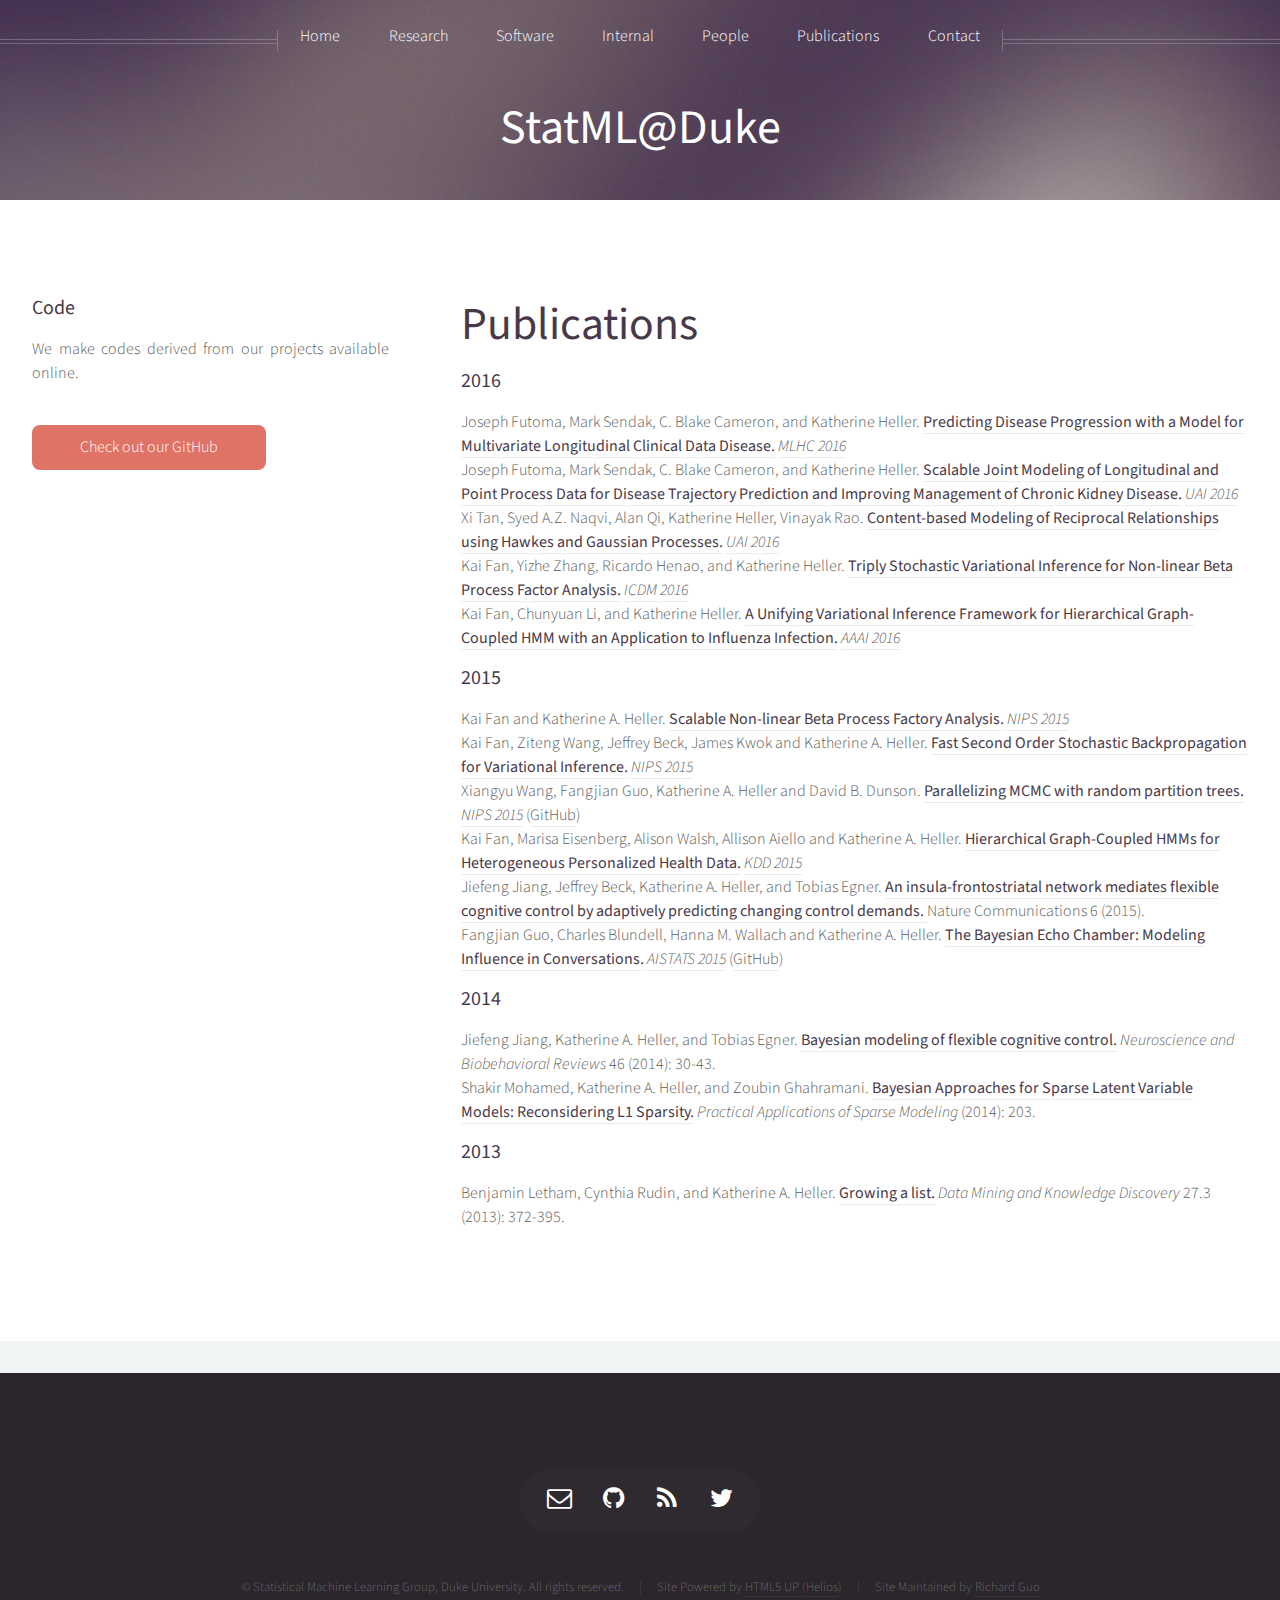
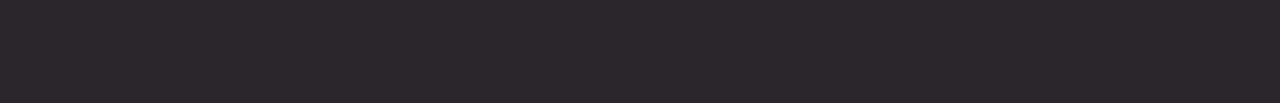
<file: publications.html>
<!DOCTYPE HTML>
<!-- Site maintained by Richard Kwo -->
<!--
	Helios by HTML5 UP
	html5up.net | @n33co
	Free for personal and commercial use under the CCA 3.0 license (html5up.net/license)
-->
<html>
	<head>
		<title>StatML@Duke</title>
		<meta http-equiv="content-type" content="text/html; charset=utf-8" />
		<meta name="description" content="" />
		<meta name="keywords" content="" />
		<!--[if lte IE 8]><script src="css/ie/html5shiv.js"></script><![endif]-->
		<script src="js/jquery.min.js"></script>
		<script src="js/jquery.dropotron.min.js"></script>
		<script src="js/jquery.scrolly.min.js"></script>
		<script src="js/jquery.onvisible.min.js"></script>
		<script src="js/skel.min.js"></script>
		<script src="js/skel-layers.min.js"></script>
		<script src="js/init.js"></script>
		<noscript>
			<link rel="stylesheet" href="css/skel.css" />
			<link rel="stylesheet" href="css/style.css" />
			<link rel="stylesheet" href="css/style-desktop.css" />
			<link rel="stylesheet" href="css/style-noscript.css" />
		</noscript>
		<!--[if lte IE 8]><link rel="stylesheet" href="css/ie/v8.css" /><![endif]-->
	</head>
	<body class="left-sidebar">

<!-- Header -->
			<div id="header">
						
				<!-- Inner -->
					<div class="inner">
						<header>
							<h1><a href="index.html" id="logo">StatML@Duke</a></h1>
						</header>
					</div>
				
                <!-- Nav -->
                <nav id="nav">
                    <ul>
                        <li><a href="index.html">Home</a></li>
                        <li>
                            <a href="">Research</a>
                            <ul>
                                <li><a href="#">Katherine's research talk goes here</a></li>
                                <li><a href="research/kai_variationalinference.pdf">Variational Inference via Stochastic Backpropogation</a></li>
                                <li><a href="research/joe_UAI.pdf">Scalable Joint Modeling of Longitudinal and Point Process Data</a></li>
                                <li><a href="research/liz_prelim.pdf">Transfer Learning via Bayesian Latent Factor Analysis</a></li>
                            </ul>
                        </li>
                        <li><a href="https://github.com/dukeML">Software</a></li>
                        <li>
                            <a href="">Internal</a>
                            <ul>
                                <li><a href="https://wiki.duke.edu/display/statml/">Wiki</a></li>
                            </ul>
                        </li>
                        <li><a href="people.html">People</a></li>
                        <li><a href="publications.html">Publications</a></li>
                        <li><a href="#followus" class="scrolly">Contact</a></li>
                        
                    </ul>
                </nav>

			</div>
			
		<!-- Main -->
			<div class="wrapper style1">

				<div class="container">
					<div class="row double">
						<div class="4u" id="sidebar">
							<hr class="first" />
							<section>
								<header>
									<h3><a href="#">Code</a></h3>
								</header>
								<p>
									We make codes derived from our projects available online.
								</p>
								<footer>
									<a href="https://github.com/dukeML/" class="button">Check out our GitHub</a>
								</footer>
							</section>

						</div>
						<div class="8u skel-cell-important" id="content">
							<article id="main">
								<header>
									<h2><a href="#">Publications</a></h2>
								</header>
                                <h3>2016</h3>
                                <p>
                                    <ol>
                                        <li>Joseph Futoma, Mark Sendak, C. Blake Cameron, and Katherine Heller. <a href="http://www.jmlr.org/proceedings/papers/v56/Futoma16.pdf"><b>Predicting Disease Progression with a Model for
                                            Multivariate Longitudinal Clinical Data Disease.</b></a> <a href="http://www.jmlr.org/proceedings/"><i>MLHC 2016</i></a> </li>
                                        <li>Joseph Futoma, Mark Sendak, C. Blake Cameron, and Katherine Heller. <a href="http://auai.org/uai2016/proceedings/papers/160.pdf"><b>Scalable Joint Modeling of Longitudinal and Point Process Data for Disease
                                            Trajectory Prediction and Improving Management of Chronic Kidney Disease.</b></a> <a href="http://auai.org/uai2016/index.php"><i>UAI 2016</i></a> </li>
                                            <li>Xi Tan, Syed A.Z. Naqvi, Alan Qi, Katherine Heller, Vinayak Rao. <a href="http://www.auai.org/uai2016/proceedings/papers/124.pdf"><b>Content-based Modeling of Reciprocal Relationships using Hawkes and Gaussian Processes.</b></a> <a href="http://auai.org/uai2016/index.php"><i>UAI 2016</i></a> </li>
                                        <li>Kai Fan, Yizhe Zhang, Ricardo Henao, and Katherine Heller. <a href="http://ieeexplore.ieee.org/document/7837836/?part=1"><b>Triply Stochastic Variational Inference for Non-linear Beta Process Factor Analysis.</b></a> <a href="http://icdm2016.eurecat.org/"><i>ICDM 2016</i></a> </li>
                                        <li>Kai Fan, Chunyuan Li, and Katherine Heller. <a href="http://people.duke.edu/~kf96/docs/aaai2016unify.pdf"><b>A Unifying Variational Inference Framework for Hierarchical Graph-Coupled HMM with an Application to Influenza Infection.</b></a> <a href="http://www.aaai.org/"><i>AAAI 2016</i></a> </li>
                                    </ol>
                                </p>
                                
								<h3>2015</h3>
								<p>
									<ol>
									  <li>Kai Fan and Katherine A. Heller. <a href="http://people.duke.edu/~kf96/docs/nips2015wk.pdf"><b>Scalable Non-linear Beta Process Factory Analysis.</b></a> <a href="https://nips.cc/Conferences/2015"><i>NIPS 2015</i></a></li>
                                      <li>Kai Fan, Ziteng Wang, Jeffrey Beck, James Kwok and Katherine A. Heller. <a href="http://arxiv.org/abs/1509.02866"><b>Fast Second Order Stochastic Backpropagation for Variational Inference.</b></a> <a href="https://nips.cc/Conferences/2015"><i>NIPS 2015</i></a></li>
									  <li>Xiangyu Wang, Fangjian Guo, Katherine A. Heller and David B. Dunson. <a href="http://arxiv.org/abs/1506.03164"><b>Parallelizing MCMC with random partition trees.</b></a> <a href="https://nips.cc/Conferences/2015"><i>NIPS 2015</i></a> (<a href="https://github.com/richardkwo/random-tree-parallel-MCMC">GitHub</a>)</li>
									  <li>Kai Fan, Marisa Eisenberg, Alison Walsh, Allison Aiello and Katherine A. Heller. <a href="http://people.duke.edu/~kf96/docs/kdd2015.pdf"><b>Hierarchical Graph-Coupled HMMs for Heterogeneous Personalized Health Data.</b></a> <a href="http://www.kdd.org/kdd2015/"><i>KDD 2015</i></a></li>
									  <li>Jiefeng Jiang, Jeffrey Beck, Katherine A. Heller, and Tobias Egner. <a href="http://www.nature.com/ncomms/2015/150922/ncomms9165/full/ncomms9165.html"><b>An insula-frontostriatal network mediates flexible cognitive control by adaptively predicting changing control demands.</b> </a> Nature Communications 6 (2015).</li>
									  <li>Fangjian Guo, Charles Blundell, Hanna M. Wallach and Katherine A. Heller. <a href="http://www.jmlr.org/proceedings/papers/v38/guo15.pdf"><b>The Bayesian Echo Chamber: Modeling Influence in Conversations.</b></a> <a href="http://www.aistats.org/"><i>AISTATS 2015</i></a> (<a href="https://github.com/richardkwo/bayesian-echo-chamber">GitHub</a>)</li>
									</ol>
								</p>
								<h3>2014</h3>
								<p>
									<ol>
									  <li>Jiefeng Jiang, Katherine A. Heller, and Tobias Egner. <a href="http://dx.doi.org/10.1016/j.neubiorev.2014.06.001"><b>Bayesian modeling of flexible cognitive control.</b></a> <i>Neuroscience and Biobehavioral Reviews</i> 46 (2014): 30-43.</li>
									  <li>Shakir Mohamed, Katherine A. Heller, and Zoubin Ghahramani. <a href="#"><b>Bayesian Approaches for Sparse Latent Variable Models: Reconsidering L1 Sparsity.</b></a> <i>Practical Applications of Sparse Modeling</i> (2014): 203.</li>
									</ol>
								</p>								
								<h3>2013</h3>
								<p>
									<ol>
										<li>Benjamin Letham, Cynthia Rudin, and Katherine A. Heller. <a href="http://dx.doi.org/10.1007/s10618-013-0329-7"><b>Growing a list.</b></a> <i>Data Mining and Knowledge Discovery</i> 27.3 (2013): 372-395.</li>
									</ol>
								</p>
							</article>
						</div>
					</div>
				</div>

			</div>

		<!-- Footer -->
			<div id="footer">
				<div class="container">
					<div class="row">
						<div class="12u">
							
							<!-- Contact -->
								<section class="contact" id="followus">
									<!-- <p><a href="#">Want to contact us?</a></p> -->
									<ul class="icons">
										<li><a href="mailto:kheller@stat.duke.edu" class="icon fa-envelope-o"><span class="label">Mail</span></a></li>
										<li><a href="https://github.com/dukeML" class="icon fa-github"><span class="label">GitHub</span></a></li>
										<li><a href="#" class="icon fa-rss"><span class="label">RSS</span></a>
										</li>
										<li><a href="https://twitter.com/kat_heller" class="icon fa-twitter"><span class="label">Twitter</span></a></li>
									</ul>
								</section>
							
							<!-- Copyright -->
								<div class="copyright">
									<ul class="menu">
										<li>&copy; Statistical Machine Learning Group, Duke University. All rights reserved.</li><li>Site Powered by <a href="http://html5up.net">HTML5 UP (Helios)</a></li><li>Site Maintained by <a href="http://richardkwo.net">Richard Guo</a></li>
									</ul>
								</div>
							
						</div>
					
					</div>
				</div>
			</div>

	</body>
</html>
</file>
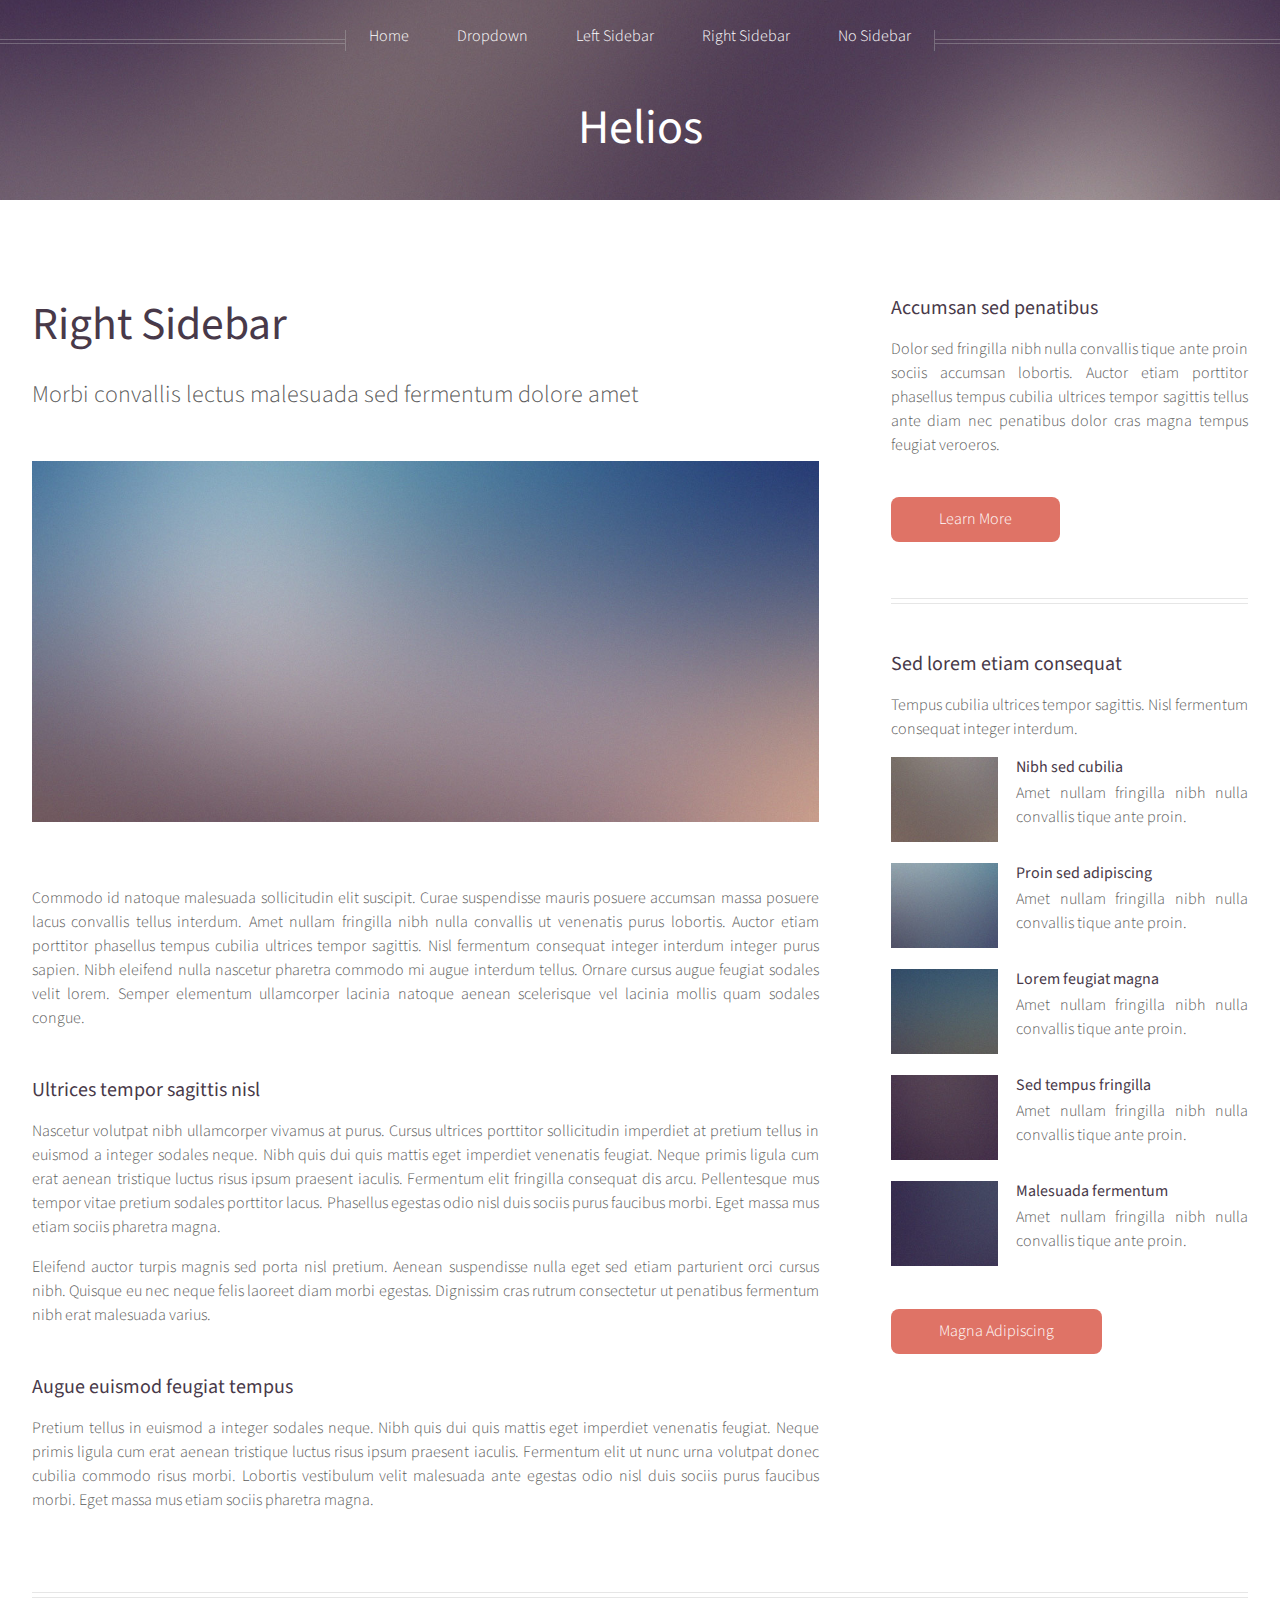
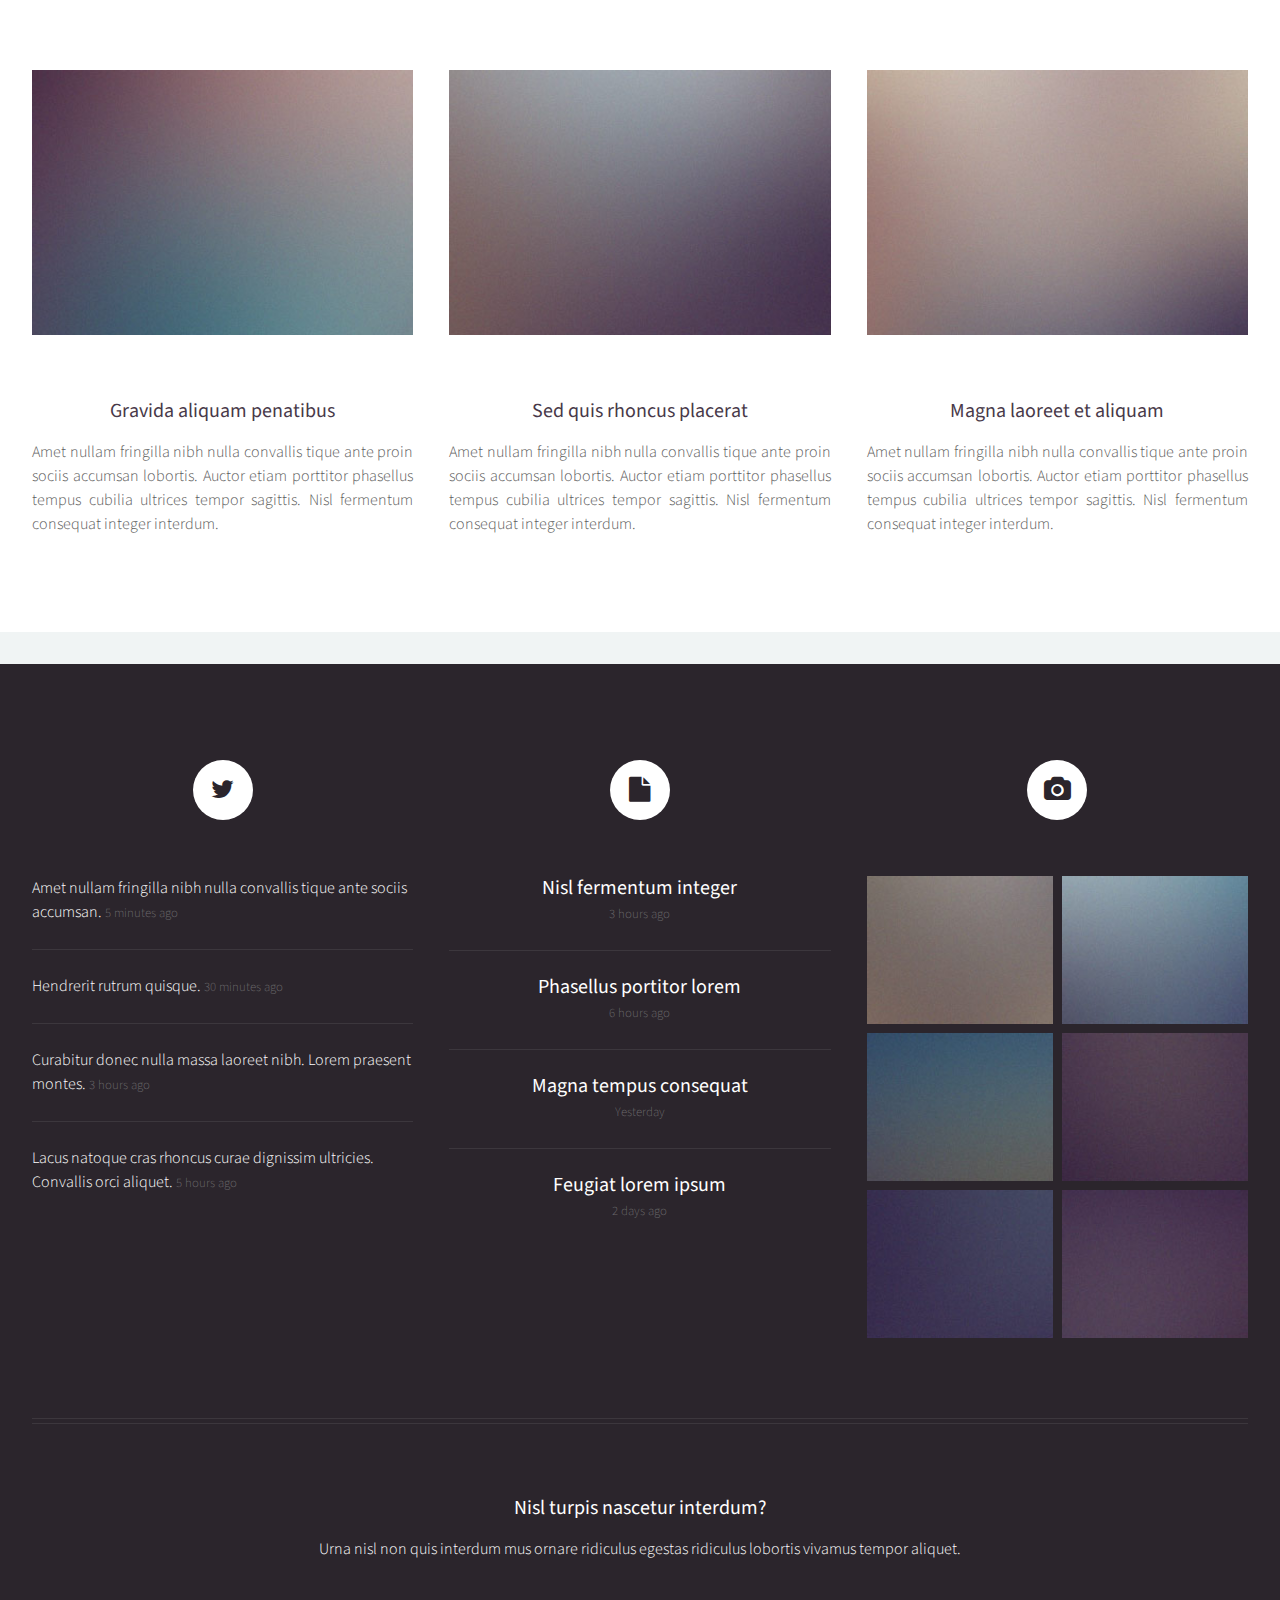
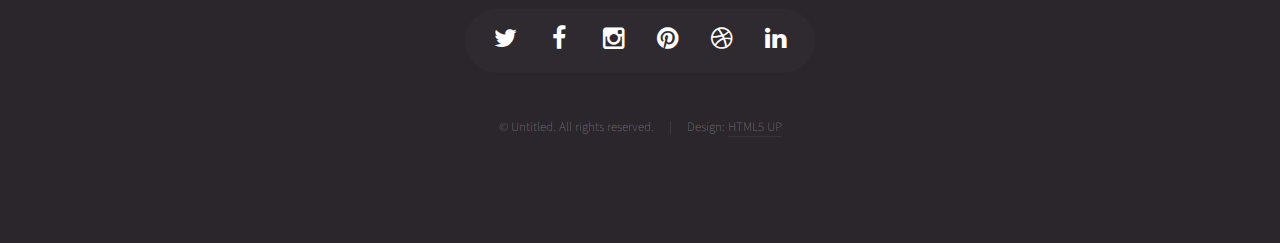
<file: right-sidebar.html>
<!DOCTYPE HTML>
<!--
	Helios by HTML5 UP
	html5up.net | @n33co
	Free for personal and commercial use under the CCA 3.0 license (html5up.net/license)
-->
<html>
	<head>
		<title>Right Sidebar - Helios by HTML5 UP</title>
		<meta http-equiv="content-type" content="text/html; charset=utf-8" />
		<meta name="description" content="" />
		<meta name="keywords" content="" />
		<!--[if lte IE 8]><script src="css/ie/html5shiv.js"></script><![endif]-->
		<script src="js/jquery.min.js"></script>
		<script src="js/jquery.dropotron.min.js"></script>
		<script src="js/jquery.scrolly.min.js"></script>
		<script src="js/jquery.onvisible.min.js"></script>
		<script src="js/skel.min.js"></script>
		<script src="js/skel-layers.min.js"></script>
		<script src="js/init.js"></script>
		<noscript>
			<link rel="stylesheet" href="css/skel.css" />
			<link rel="stylesheet" href="css/style.css" />
			<link rel="stylesheet" href="css/style-desktop.css" />
			<link rel="stylesheet" href="css/style-noscript.css" />
		</noscript>
		<!--[if lte IE 8]><link rel="stylesheet" href="css/ie/v8.css" /><![endif]-->
	</head>
	<body class="right-sidebar">

		<!-- Header -->
			<div id="header">

				<!-- Inner -->
					<div class="inner">
						<header>
							<h1><a href="index.html" id="logo">Helios</a></h1>
						</header>
					</div>
				
				<!-- Nav -->
					<nav id="nav">
						<ul>
							<li><a href="index.html">Home</a></li>
							<li>
								<a href="">Dropdown</a>
								<ul>
									<li><a href="#">Lorem ipsum dolor</a></li>
									<li><a href="#">Magna phasellus</a></li>
									<li><a href="#">Etiam dolore nisl</a></li>
									<li>
										<a href="">And a submenu &hellip;</a>
										<ul>
											<li><a href="#">Lorem ipsum dolor</a></li>
											<li><a href="#">Phasellus consequat</a></li>
											<li><a href="#">Magna phasellus</a></li>
											<li><a href="#">Etiam dolore nisl</a></li>
										</ul>
									</li>
									<li><a href="#">Veroeros feugiat</a></li>
								</ul>
							</li>
							<li><a href="left-sidebar.html">Left Sidebar</a></li>
							<li><a href="right-sidebar.html">Right Sidebar</a></li>
							<li><a href="no-sidebar.html">No Sidebar</a></li>
						</ul>
					</nav>

			</div>
			
		<!-- Main -->
			<div class="wrapper style1">

				<div class="container">
					<div class="row double">
						<div class="8u" id="content">
							<article id="main">
								<header>
									<h2><a href="#">Right Sidebar</a></h2>
									<p>
										Morbi convallis lectus malesuada sed fermentum dolore amet
									</p>
								</header>
								<a href="#" class="image featured"><img src="images/pic06.jpg" alt="" /></a>
								<p>
									Commodo id natoque malesuada sollicitudin elit suscipit. Curae suspendisse mauris posuere accumsan massa 
									posuere lacus convallis tellus interdum. Amet nullam fringilla nibh nulla convallis ut venenatis purus 
									lobortis. Auctor etiam porttitor phasellus tempus cubilia ultrices tempor sagittis. Nisl fermentum 
									consequat integer interdum integer purus sapien. Nibh eleifend nulla nascetur pharetra commodo mi augue 
									interdum tellus. Ornare cursus augue feugiat sodales velit lorem. Semper elementum ullamcorper lacinia 
									natoque aenean scelerisque vel lacinia mollis quam sodales congue.
								</p>
								<section>
									<header>
										<h3>Ultrices tempor sagittis nisl</h3>
									</header>
									<p>
										Nascetur volutpat nibh ullamcorper vivamus at purus. Cursus ultrices porttitor sollicitudin imperdiet
										at pretium tellus in euismod a integer sodales neque. Nibh quis dui quis mattis eget imperdiet venenatis 
										feugiat. Neque primis ligula cum erat aenean tristique luctus risus ipsum praesent iaculis. Fermentum elit 
										fringilla consequat dis arcu. Pellentesque mus tempor vitae pretium sodales porttitor lacus. Phasellus 
										egestas odio nisl duis sociis purus faucibus morbi. Eget massa mus etiam sociis pharetra magna. 
									</p>
									<p>
										Eleifend auctor turpis magnis sed porta nisl pretium. Aenean suspendisse nulla eget sed etiam parturient 
										orci cursus nibh. Quisque eu nec neque felis laoreet diam morbi egestas. Dignissim cras rutrum consectetur 
										ut penatibus fermentum nibh erat malesuada varius. 
									</p>
								</section>
								<section>
									<header>
										<h3>Augue euismod feugiat tempus</h3>
									</header>
									<p>
										Pretium tellus in euismod a integer sodales neque. Nibh quis dui quis mattis eget imperdiet venenatis 
										feugiat. Neque primis ligula cum erat aenean tristique luctus risus ipsum praesent iaculis. Fermentum elit 
										ut nunc urna volutpat donec cubilia commodo risus morbi. Lobortis vestibulum velit malesuada ante 
										egestas odio nisl duis sociis purus faucibus morbi. Eget massa mus etiam sociis pharetra magna. 
									</p>
								</section>
							</article>
						</div>
						<div class="4u" id="sidebar">
							<hr class="first" />
							<section>
								<header>
									<h3><a href="#">Accumsan sed penatibus</a></h3>
								</header>
								<p>
									Dolor sed fringilla nibh nulla convallis tique ante proin sociis accumsan lobortis. Auctor etiam
									porttitor phasellus tempus cubilia ultrices tempor sagittis  tellus ante diam nec penatibus dolor cras
									magna tempus feugiat veroeros.
								</p>
								<footer>
									<a href="#" class="button">Learn More</a>
								</footer>
							</section>
							<hr />
							<section>
								<header>
									<h3><a href="#">Sed lorem etiam consequat</a></h3>
								</header>
								<p>
									Tempus cubilia ultrices tempor sagittis. Nisl fermentum consequat integer interdum.
								</p>
								<div class="row half no-collapse">
									<div class="4u">
										<a href="#" class="image fit"><img src="images/pic10.jpg" alt="" /></a>
									</div>
									<div class="8u">
										<h4>Nibh sed cubilia</h4>
										<p>
											Amet nullam fringilla nibh nulla convallis tique ante proin.
										</p>
									</div>
								</div>
								<div class="row half no-collapse">
									<div class="4u">
										<a href="#" class="image fit"><img src="images/pic11.jpg" alt="" /></a>
									</div>
									<div class="8u">
										<h4>Proin sed adipiscing</h4>
										<p>
											Amet nullam fringilla nibh nulla convallis tique ante proin.
										</p>
									</div>
								</div>
								<div class="row half no-collapse">
									<div class="4u">
										<a href="#" class="image fit"><img src="images/pic12.jpg" alt="" /></a>
									</div>
									<div class="8u">
										<h4>Lorem feugiat magna</h4>
										<p>
											Amet nullam fringilla nibh nulla convallis tique ante proin.
										</p>
									</div>
								</div>
								<div class="row half no-collapse">
									<div class="4u">
										<a href="#" class="image fit"><img src="images/pic13.jpg" alt="" /></a>
									</div>
									<div class="8u">
										<h4>Sed tempus fringilla</h4>
										<p>
											Amet nullam fringilla nibh nulla convallis tique ante proin.
										</p>
									</div>
								</div>
								<div class="row half no-collapse">
									<div class="4u">
										<a href="#" class="image fit"><img src="images/pic14.jpg" alt="" /></a>
									</div>
									<div class="8u">
										<h4>Malesuada fermentum</h4>
										<p>
											Amet nullam fringilla nibh nulla convallis tique ante proin.
										</p>
									</div>
								</div>
								<footer>
									<a href="#" class="button">Magna Adipiscing</a>
								</footer>
							</section>
						</div>
					</div>
					<hr />
					<div class="row">
						<article class="4u special">
							<a href="#" class="image featured"><img src="images/pic07.jpg" alt="" /></a>
							<header>
								<h3><a href="#">Gravida aliquam penatibus</a></h3>
							</header>
							<p>
								Amet nullam fringilla nibh nulla convallis tique ante proin sociis accumsan lobortis. Auctor etiam
								porttitor phasellus tempus cubilia ultrices tempor sagittis. Nisl fermentum consequat integer interdum.
							</p>
						</article>
						<article class="4u special">
							<a href="#" class="image featured"><img src="images/pic08.jpg" alt="" /></a>
							<header>
								<h3><a href="#">Sed quis rhoncus placerat</a></h3>
							</header>
							<p>
								Amet nullam fringilla nibh nulla convallis tique ante proin sociis accumsan lobortis. Auctor etiam
								porttitor phasellus tempus cubilia ultrices tempor sagittis. Nisl fermentum consequat integer interdum.
							</p>
						</article>
						<article class="4u special">
							<a href="#" class="image featured"><img src="images/pic09.jpg" alt="" /></a>
							<header>
								<h3><a href="#">Magna laoreet et aliquam</a></h3>
							</header>
							<p>
								Amet nullam fringilla nibh nulla convallis tique ante proin sociis accumsan lobortis. Auctor etiam
								porttitor phasellus tempus cubilia ultrices tempor sagittis. Nisl fermentum consequat integer interdum.
							</p>
						</article>
					</div>
				</div>

			</div>

		<!-- Footer -->
			<div id="footer">
				<div class="container">
					<div class="row">
						
						<!-- Tweets -->
							<section class="4u">
								<header>
									<h2 class="icon fa-twitter circled"><span class="label">Tweets</span></h2>
								</header>
								<ul class="divided">
									<li>
										<article class="tweet">
											Amet nullam fringilla nibh nulla convallis tique ante sociis accumsan.
											<span class="timestamp">5 minutes ago</span>
										</article>
									</li>
									<li>
										<article class="tweet">
											Hendrerit rutrum quisque.
											<span class="timestamp">30 minutes ago</span>
										</article>
									</li>
									<li>
										<article class="tweet">
											Curabitur donec nulla massa laoreet nibh. Lorem praesent montes.
											<span class="timestamp">3 hours ago</span>
										</article>
									</li>
									<li>
										<article class="tweet">
											Lacus natoque cras rhoncus curae dignissim ultricies. Convallis orci aliquet.
											<span class="timestamp">5 hours ago</span>
										</article>
									</li>
								</ul>
							</section>

						<!-- Posts -->
							<section class="4u">
								<header>
									<h2 class="icon fa-file circled"><span class="label">Posts</span></h2>
								</header>
								<ul class="divided">
									<li>
										<article class="post stub">
											<header>
												<h3><a href="#">Nisl fermentum integer</a></h3>
											</header>
											<span class="timestamp">3 hours ago</span>
										</article>
									</li>
									<li>
										<article class="post stub">
											<header>
												<h3><a href="#">Phasellus portitor lorem</a></h3>
											</header>
											<span class="timestamp">6 hours ago</span>
										</article>
									</li>
									<li>
										<article class="post stub">
											<header>
												<h3><a href="#">Magna tempus consequat</a></h3>
											</header>
											<span class="timestamp">Yesterday</span>
										</article>
									</li>
									<li>
										<article class="post stub">
											<header>
												<h3><a href="#">Feugiat lorem ipsum</a></h3>
											</header>
											<span class="timestamp">2 days ago</span>
										</article>
									</li>
								</ul>
							</section>

						<!-- Photos -->
							<section class="4u">
								<header>
									<h2 class="icon fa-camera circled"><span class="label">Photos</span></h2>
								</header>
								<div class="row quarter no-collapse">
									<div class="6u">
										<a href="#" class="image fit"><img src="images/pic10.jpg" alt="" /></a>
									</div>
									<div class="6u">
										<a href="#" class="image fit"><img src="images/pic11.jpg" alt="" /></a>
									</div>
								</div>
								<div class="row quarter no-collapse">
									<div class="6u">
										<a href="#" class="image fit"><img src="images/pic12.jpg" alt="" /></a>
									</div>
									<div class="6u">
										<a href="#" class="image fit"><img src="images/pic13.jpg" alt="" /></a>
									</div>
								</div>
								<div class="row quarter no-collapse">
									<div class="6u">
										<a href="#" class="image fit"><img src="images/pic14.jpg" alt="" /></a>
									</div>
									<div class="6u">
										<a href="#" class="image fit"><img src="images/pic15.jpg" alt="" /></a>
									</div>
								</div>
							</section>

					</div>
					<hr />
					<div class="row">
						<div class="12u">
							
							<!-- Contact -->
								<section class="contact">
									<header>
										<h3>Nisl turpis nascetur interdum?</h3>
									</header>
									<p>Urna nisl non quis interdum mus ornare ridiculus egestas ridiculus lobortis vivamus tempor aliquet.</p>
									<ul class="icons">
										<li><a href="#" class="icon fa-twitter"><span class="label">Twitter</span></a></li>
										<li><a href="#" class="icon fa-facebook"><span class="label">Facebook</span></a></li>
										<li><a href="#" class="icon fa-instagram"><span class="label">Instagram</span></a></li>
										<li><a href="#" class="icon fa-pinterest"><span class="label">Pinterest</span></a></li>
										<li><a href="#" class="icon fa-dribbble"><span class="label">Dribbble</span></a></li>
										<li><a href="#" class="icon fa-linkedin"><span class="label">Linkedin</span></a></li>
									</ul>
								</section>
							
							<!-- Copyright -->
								<div class="copyright">
									<ul class="menu">
										<li>&copy; Untitled. All rights reserved.</li><li>Design: <a href="http://html5up.net">HTML5 UP</a></li>
									</ul>
								</div>
							
						</div>
					
					</div>
				</div>
			</div>

	</body>
</html>
</file>
<file: css/style-noscript.css>
/*
	Helios by HTML5 UP
	html5up.net | @n33co
	Free for personal and commercial use under the CCA 3.0 license (html5up.net/license)
*/

/*********************************************************************************/
/* Header                                                                        */
/*********************************************************************************/

	#header
	{
	}

		.homepage #header
		{
		}
	
			.homepage #header:after
			{
				display: none;
			}

/*********************************************************************************/
/* Nav                                                                           */
/*********************************************************************************/

	#nav
	{
	}

		#nav > ul > li > ul
		{
			display: none;
		}

/*********************************************************************************/
/* Carousel                                                                      */
/*********************************************************************************/

	.carousel
	{
		overflow-x: scroll;
	}
</file>
<file: css/ie/v8.css>
/*
	Helios by HTML5 UP
	html5up.net | @n33co
	Free for personal and commercial use under the CCA 3.0 license (html5up.net/license)
*/

/*********************************************************************************/
/* Basic                                                                         */
/*********************************************************************************/

	a
	{
		border-bottom: solid 1px #ddd;
	}
	
	hr
	{
		border-top: solid 1px #777;
		border-bottom: solid 1px #777;
	}

	.timestamp
	{
		color: #777;
	}

	/* Section/Article */

		section,
		article
		{
		}
		
			section > .last-child,
			article > .last-child
			{
				margin-bottom: 0;
			}

			section.last-child,
			article.last-child
			{
				margin-bottom: 0;
			}

	/* List */

		ul
		{
		}

			ul.divided
			{
			}
			
				ul.divided li
				{
					border-top: solid 1px #777;
				}

			ul.menu
			{
			}
			
				ul.menu li
				{
					border-left: solid 1px #777;
				}

			ul.icons
			{
				background: #333;
				-ms-behavior: url('css/ie/PIE.htc');
			}

	/* Button */
		
		.button
		{
			-ms-behavior: url('css/ie/PIE.htc');
		}

/*********************************************************************************/
/* Icons                                                                         */
/*********************************************************************************/

	.icon
	{
	}

		.icon.circled
		{
			-ms-behavior: url('css/ie/PIE.htc');
		}

/*********************************************************************************/
/* Header                                                                        */
/*********************************************************************************/

	#header
	{
		-ms-behavior: url('css/ie/backgroundsize.min.htc');
	}

/*********************************************************************************/
/* Nav                                                                           */
/*********************************************************************************/

	#nav
	{
	}
	
		#nav > ul
		{
		}
		
			#nav > ul:before,
			#nav > ul:after
			{
				border-top: solid 1px #777;
				border-bottom: solid 1px #777;
			}

			#nav > ul > li
			{
				-ms-behavior: url('css/ie/PIE.htc');
			}

				#nav > ul > li.active
				{
					border-color: #999;
				}

	.dropotron
	{
		background: #fff;
		-ms-behavior: url('css/ie/PIE.htc');
	}

		.dropotron li
		{
			border-color: #eee;
			padding-right: 1em;
			color: #5b5b5b;
		}

		.dropotron.level-0
		{
			box-shadow: none !important;
			margin-top: 1em;
		}
	
/*********************************************************************************/
/* Carousel                                                                      */
/*********************************************************************************/

	.carousel
	{
	}

		.carousel .forward,
		.carousel .backward
		{
			border-radius: 100%;
			background-color: #483949;
			width: 7em;
			height: 7em;
			margin-top: -3.5em;
			border-radius: 100%;
			-ms-behavior: url('css/ie/PIE.htc');
		}

			.carousel .forward
			{
				right: -3.5em;
			}

			.carousel .backward
			{
				left: -3.5em;
			}
		
			.carousel .forward:before,
			.carousel .backward:before
			{
				display: none;
			}
			
/*********************************************************************************/
/* Footer                                                                        */
/*********************************************************************************/

	#footer
	{
	}
	
		#footer ul.divided li,
		#footer ul.menu li,
		#footer hr
		{
			border-color: #3B373C;
		}
	
		#footer .icons
		{
			background: #2F2930;
		}
	
		#footer .copyright
		{
			color: #777;
		}

			#footer .copyright a
			{
				color: #aaa;
				border: 0;
			}

				#footer .copyright a:hover
				{
					color: #ccc;
				}
</file>
<file: css/skel.css>
/* Resets (http://meyerweb.com/eric/tools/css/reset/ | v2.0 | 20110126 | License: none (public domain)) */

	html,body,div,span,applet,object,iframe,h1,h2,h3,h4,h5,h6,p,blockquote,pre,a,abbr,acronym,address,big,cite,code,del,dfn,em,img,ins,kbd,q,s,samp,small,strike,strong,sub,sup,tt,var,b,u,i,center,dl,dt,dd,ol,ul,li,fieldset,form,label,legend,table,caption,tbody,tfoot,thead,tr,th,td,article,aside,canvas,details,embed,figure,figcaption,footer,header,hgroup,menu,nav,output,ruby,section,summary,time,mark,audio,video{margin:0;padding:0;border:0;font-size:100%;font:inherit;vertical-align:baseline;}article,aside,details,figcaption,figure,footer,header,hgroup,menu,nav,section{display:block;}body{line-height:1;}ol,ul{list-style:none;}blockquote,q{quotes:none;}blockquote:before,blockquote:after,q:before,q:after{content:'';content:none;}table{border-collapse:collapse;border-spacing:0;}body{-webkit-text-size-adjust:none}

/* Box Model */

	*, *:before, *:after {
		-moz-box-sizing: border-box;
		-webkit-box-sizing: border-box;
		box-sizing: border-box;
	}

/* Container */

	body {
		/* min-width: (containers) */
		min-width: 1200px;
	}

	.container {
		margin-left: auto;
		margin-right: auto;
		
		/* width: (containers) */
		width: 1200px;
	}

	/* Modifiers */
	
		.container.small {
			/* width: (containers) * 0.75; */
			width: 900px;
		}

		.container.large {
			width: 100%;

			/* max-width: (containers) * 1.25; */
			max-width: 1500px;

			/* min-width: (containers); */
			min-width: 1200px;
		}

/* Grid */

	.\31 2u { width: 100% }
	.\31 1u { width: 91.6666666667% }
	.\31 0u { width: 83.3333333333% }
	.\39 u { width: 75% }
	.\38 u { width: 66.6666666667% }
	.\37 u { width: 58.3333333333% }
	.\36 u { width: 50% }
	.\35 u { width: 41.6666666667% }
	.\34 u { width: 33.3333333333% }
	.\33 u { width: 25% }
	.\32 u { width: 16.6666666667% }
	.\31 u { width: 8.3333333333% }
	.\-11u { margin-left: 91.6666666667% }
	.\-10u { margin-left: 83.3333333333% }
	.\-9u { margin-left: 75% }
	.\-8u { margin-left: 66.6666666667% }
	.\-7u { margin-left: 58.3333333333% }
	.\-6u { margin-left: 50% }
	.\-5u { margin-left: 41.6666666667% }
	.\-4u { margin-left: 33.3333333333% }
	.\-3u { margin-left: 25% }
	.\-2u { margin-left: 16.6666666667% }
	.\-1u { margin-left: 8.3333333333% }

	/* Rows */

		.row > * {
			float: left;
		}

		.row:after {
			content: '';
			display: block;
			clear: both;
			height: 0;
		}

		.row:first-child > * {
			padding-top: 0 !important;
		}

		.row.uniform > * > :first-child {
			margin-top: 0;
		}

		.row.uniform > * > :last-child {
			margin-bottom: 0;
		}

		/* Normal */

			.row > * {
				/* padding-left: (gutters) */
				padding-left: 40px;
			}

			.row + .row > * {
				/* padding: (gutters) 0 0 (gutters) */
				padding: 40px 0 0 40px;
			}

			.row {
				/* margin-left: -(gutters) */
				margin-left: -40px;
			}

			.row + .row.uniform > * {
				/* padding: (gutters.vertical) 0 0 (gutters.vertical) */
				padding: 40px 0 0 40px;
			}

		/* Flush */

			.row.flush > * {
				padding-left: 0;
			}

			.row + .row.flush > * {
				padding: 0;
			}

			.row.flush {
				margin-left: 0;
			}

			.row + .row.uniform.flush > * {
				padding: 0;
			}

		/* Quarter */

			.row.quarter > * {
				/* padding-left: (gutters * 0.25) */
				padding-left: 10px;
			}

			.row + .row.quarter > * {
				/* padding: (gutters * 0.25) 0 0 (gutters * 0.25) */
				padding: 10px 0 0 10px;
			}

			.row.quarter {
				/* margin-left: -(gutters * 0.25) */
				margin-left: -10px;
			}

			.row + .row.uniform.quarter > * {
				/* padding: (gutters.vertical * 0.25) 0 0 (gutters.vertical * 0.25) */
				padding: 10px 0 0 10px;
			}

		/* Half */

			.row.half > * {
				/* padding-left: (gutters * 0.5) */
				padding-left: 20px;
			}

			.row + .row.half > * {
				/* padding: (gutters * 0.5) 0 0 (gutters * 0.5) */
				padding: 20px 0 0 20px;
			}

			.row.half {
				/* margin-left: -(gutters * 0.5) */
				margin-left: -20px;
			}

			.row + .row.uniform.half > * {
				/* padding: (gutters.vertical * 0.5) 0 0 (gutters.vertical * 0.5) */
				padding: 20px 0 0 20px;
			}

		/* One and (a) Half */

			.row.oneandhalf > * {
				/* padding-left: (gutters * 1.5) */
				padding-left: 60px;
			}

			.row + .row.oneandhalf > * {
				/* padding: (gutters * 1.5) 0 0 (gutters * 1.5) */
				padding: 60px 0 0 60px;
			}

			.row.oneandhalf {
				/* margin-left: -(gutters * 1.5) */
				margin-left: -60px;
			}

			.row + .row.uniform.oneandhalf > * {
				/* padding: (gutters.vertical * 1.5) 0 0 (gutters.vertical * 1.5) */
				padding: 60px 0 0 60px;
			}

		/* Double */

			.row.double > * {
				/* padding-left: (gutters * 2) */
				padding-left: 80px;
			}

			.row + .row.double > * {
				/* padding: (gutters * 2) 0 0 (gutters * 2) */
				padding: 80px 0 0 80px;
			}

			.row.double {
				/* margin-left: -(gutters * 2) */
				margin-left: -80px;
			}
			
			.row + .row.uniform.double > * {
				/* padding: (gutters.vertical * 2) 0 0 (gutters.vertical * 2) */
				padding: 80px 0 0 80px;
			}
</file>
<file: css/style.css>
@charset 'UTF-8';
@import url('http://fonts.googleapis.com/css?family=Source+Sans+Pro:300,300italic,400,400italic,600');
@import url('font-awesome.min.css');

/*
	Helios by HTML5 UP
	html5up.net | @n33co
	Free for personal and commercial use under the CCA 3.0 license (html5up.net/license)
*/

/*********************************************************************************/
/* Basic                                                                         */
/*********************************************************************************/

	body
	{
		background: #f0f4f4;
		color: #5b5b5b;
	}

		body.is-loading *
		{
			-moz-transition: none !important;
			-webkit-transition: none !important;
			-o-transition: none !important;
			-ms-transition: none !important;
			transition: none !important;
			-moz-animation: none !important;
			-webkit-animation: none !important;
			-o-animation: none !important;
			-ms-animation: none !important;
			animation: none !important;
		}

	body,input,textarea,select
	{
		font-size: 15pt;
		line-height: 1.85em;
		font-family: 'Source Sans Pro', sans-serif;
		font-weight: 300;
	}

	h1,h2,h3,h4,h5,h6
	{
		font-weight: 400;
		color: #483949;
		line-height: 1.25em;
	}
	
		h1 a, h2 a, h3 a, h4 a, h5 a, h6 a
		{
			color: inherit;
			text-decoration: none;
			border-bottom-color: transparent;
		}
		
		h1 strong, h2 strong, h3 strong, h4 strong, h5 strong, h6 strong
		{
			font-weight: 600;
		}

	h2
	{
		font-size: 2.85em;
	}
	
	h3
	{
		font-size: 1.25em;
	}
	
	h4
	{
		font-size: 1em;
		margin: 0 0 0.25em 0;
	}
	
	strong, b
	{
		font-weight: 400;
		color: #483949;
	}
	
	em, i
	{
		font-style: italic;
	}

	a
	{
		color: inherit;
		border-bottom: solid 1px rgba(128,128,128,0.15);
		text-decoration: none;
		-moz-transition: background-color 0.35s ease-in-out, color 0.35s ease-in-out, border-bottom-color 0.35s ease-in-out;
		-webkit-transition: background-color 0.35s ease-in-out, color 0.35s ease-in-out, border-bottom-color 0.35s ease-in-out;
		-o-transition: background-color 0.35s ease-in-out, color 0.35s ease-in-out, border-bottom-color 0.35s ease-in-out;
		-ms-transition: background-color 0.35s ease-in-out, color 0.35s ease-in-out, border-bottom-color 0.35s ease-in-out;
		transition: background-color 0.35s ease-in-out, color 0.35s ease-in-out, border-bottom-color 0.35s ease-in-out;
	}
	
		a:hover
		{
			color: #ef8376;
			border-bottom-color: transparent;
		}

	sub
	{
		position: relative;
		top: 0.5em;
		font-size: 0.8em;
	}
	
	sup
	{
		position: relative;
		top: -0.5em;
		font-size: 0.8em;
	}
	
	blockquote
	{
		border-left: solid 0.5em #ddd;
		padding: 1em 0 1em 2em;
		font-style: italic;
	}
	
	p, ul, ol, dl, table
	{
		margin-bottom: 1em;
	}

	p
	{
		text-align: justify;
	}

	br.clear
	{
		clear: both;
	}
	
	hr
	{
		position: relative;
		display: block;
		border: 0;
		top: 4.5em;
		margin-bottom: 9em;

		height: 6px;
		border-top: solid 1px rgba(128,128,128,0.2);
		border-bottom: solid 1px rgba(128,128,128,0.2);
	}
	
		hr:before,
		hr:after
		{
			content: '';
			position: absolute;
			top: -8px;
			display: block;
			width: 1px;
			height: 21px;
			background: rgba(128,128,128,0.2);			
		}

		hr:before
		{
			left: -1px;
		}

		hr:after
		{
			right: -1px;
		}

	.timestamp
	{
		color: rgba(128,128,128,0.75);
		font-size: 0.8em;
	}

	/* Sections/Article */
	
		section,
		article
		{
			margin-bottom: 3em;
		}
		
			section > :last-child,
			article > :last-child
			{
				margin-bottom: 0;
			}

			section:last-child,
			article:last-child
			{
				margin-bottom: 0;
			}

			.row > section,
			.row > article
			{
				margin-bottom: 0;
			}

			section.special > header,
			section.special > footer,
			article.special > header,
			article.special > footer
			{
				text-align: center;
			}

		header
		{
			margin: 0 0 1em 0;
		}

			header > p
			{
				display: block;
				font-size: 1.5em;
				margin: 1em 0 2em 0;
				line-height: 1.5em;
				text-align: inherit;
			}
			
		footer
		{
			margin: 2.5em 0 0 0;
		}

	/* Image */

		.image
		{
			position: relative;
			display: inline-block;
			border: 0;
			outline: 0;
		}
		
			/* Uncomment the block below if you want linked images to highlight on hover */
		
			.image img
			{
				display: block;
				width: 100%;
			}

			.image.fit
			{
				display: block;
				width: 100%;
			}

			.image.featured
			{
				display: block;
				width: 100%;
				margin: 0 0 4em 0;
			}
			
			.image.left
			{
				float: left;
				margin: 0 2em 2em 0;
			}
			
			.image.centered
			{
				display: block;
				margin: 0 0 2em 0;
			}

            .image.centered img
            {
                margin: 0 auto;
                width: auto;
            }

	/* List */

		ul
		{
		}

			ul.default
			{
				list-style: disc;
				padding-left: 1em;
			}
			
				ul.default li
				{
					padding-left: 0.5em;
				}

			ul.actions
			{
				margin: 3em 0 0 0;
			}
			
				form ul.actions
				{
					margin-top: 0;
				}
			
				ul.actions li
				{
					display: inline-block;
					margin: 0 0.75em 0 0.75em;
				}
				
				ul.actions li:first-child
				{
					margin-left: 0;
				}
				
				ul.actions li:last-child
				{
					margin-right: 0;
				}
							
			ul.divided
			{
			}
			
				ul.divided li
				{
					border-top: solid 1px rgba(128,128,128,0.2);
					padding-top: 1.5em;
					margin-top: 1.5em;
				}
				
				ul.divided li:first-child
				{
					border-top: 0;
					padding-top: 0;
					margin-top: 0;
				}

			ul.menu
			{
				height: 1em;
				line-height: 1em;
			}
			
				ul.menu li
				{
					display: inline-block;
					border-left: solid 1px rgba(128,128,128,0.2);
					padding-left: 1.25em;
					margin-left: 1.25em;
				}
				
				ul.menu li:first-child
				{
					border-left: 0;
					padding-left: 0;
					margin-left: 0;
				}

			ul.icons
			{
				position: relative;
				background: rgba(128,128,128,0.05);
				border-radius: 4em;
				display: inline-block;
				padding: 0.35em 0.75em 0.35em 0.75em;
				font-size: 1.25em;
				cursor: default;
			}
			
				ul.icons li
				{
					display: inline-block;
				}

					ul.icons li a
					{
						display: inline-block;
						background: none;
						width: 2.5em;
						height: 2.5em;
						line-height: 2.5em;
						text-align: center;
						border-radius: 100%;
						border: 0;
						color: inherit;
					}
					
						ul.icons li a:hover
						{
							color: #ef8376;
						}
		
		ol
		{
		}	

			ol.default
			{
				list-style: decimal;
				padding-left: 1.25em;
			}

				ol.default li
				{
					padding-left: 0.25em;
				}
				
	/* Form */

		form
		{
		}
		
			form label
			{
				display: block;
				font-weight: 400;
				color: #483949;
				margin: 0 0 1em 0;
			}
		
			form input[type="text"],
			form input[type="email"],
			form input[type="password"],
			form select,
			form textarea
			{
				-webkit-appearance: none;
				display: block;
				border: 0;
				background: #fafafa;
				width: 100%;
				border-radius: 0.5em;
				border: solid 1px #E5E5E5;
				padding: 1em;
				-moz-transition: background-color 0.35s ease-in-out, border-color 0.35s ease-in-out;
				-webkit-transition: background-color 0.35s ease-in-out, border-color 0.35s ease-in-out;
				-o-transition: background-color 0.35s ease-in-out, border-color 0.35s ease-in-out;
				-ms-transition: background-color 0.35s ease-in-out, border-color 0.35s ease-in-out;
				transition: background-color 0.35s ease-in-out, border-color 0.35s ease-in-out;
			}

			form input[type="text"],
			form input[type="email"],
			form input[type="password"],
			form select
			{
				line-height: 1em;
			}
			
			form textarea
			{
				min-height: 9em;
			}

				form input[type="text"]:focus,
				form input[type="email"]:focus,
				form input[type="password"]:focus,
				form select:focus,
				form textarea:focus
				{
					background: #fff;
					border-color: #df7366;
				}

				form .formerize-placeholder
				{
					color: #555 !important;
				}

				form ::-webkit-input-placeholder
				{
					color: #555 !important;
				}

				form :-moz-placeholder
				{
					color: #555 !important;
				}

				form ::-moz-placeholder
				{
					color: #555 !important;
				}

				form :-ms-input-placeholder
				{
					color: #555 !important;
				}

				form ::-moz-focus-inner
				{
					border: 0;
				}
			
	/* Table */
	
		table
		{
			width: 100%;
		}
		
			table.default
			{
				width: 100%;
			}

				table.default tbody tr
				{
					border-top: solid 1px #e5e5e5;
				}

				table.default tbody tr:first-child
				{
					border-top: 0;
				}
			
				table.default tbody tr:nth-child(2n+1)
				{
					background: #fafafa;
				}
				
				table.default td
				{
					padding: 0.5em 1em 0.5em 1em;
				}
				
				table.default th
				{
					text-align: left;
					font-weight: 400;
					padding: 0.5em 1em 0.5em 1em;
				}
			
				table.default thead
				{
					border-bottom: solid 2px #e5e5e5;
				}
				
				table.default tfoot
				{
					border-top: solid 2px #e5e5e5;
				}

	/* Button */
		
		input[type="button"],
		input[type="submit"],
		input[type="reset"],
		.button	
		{
			position: relative;
			display: inline-block;
			background: #df7366;
			color: #fff;
			text-align: center;
			border-radius: 0.5em;
			text-decoration: none;
			padding: 0.65em 3em 0.65em 3em;
			border: 0;
			cursor: pointer;
			outline: 0;
			font-weight: 300;
			-moz-transition: background-color 0.35s ease-in-out, color 0.35s ease-in-out, border-bottom-color 0.35s ease-in-out;
			-webkit-transition: background-color 0.35s ease-in-out, color 0.35s ease-in-out, border-bottom-color 0.35s ease-in-out;
			-o-transition: background-color 0.35s ease-in-out, color 0.35s ease-in-out, border-bottom-color 0.35s ease-in-out;
			-ms-transition: background-color 0.35s ease-in-out, color 0.35s ease-in-out, border-bottom-color 0.35s ease-in-out;
			transition: background-color 0.35s ease-in-out, color 0.35s ease-in-out, border-bottom-color 0.35s ease-in-out;
		}

			input[type="button"]:hover,
			input[type="submit"]:hover,
			input[type="reset"]:hover,
			.button:hover
			{
				color: #fff;
				background: #ef8376;
			}
			
			input[type="button"].alt,
			input[type="submit"].alt,
			input[type="reset"].alt,
			.button.alt
			{
				background: #2B252C;
			}		


				input[type="button"].alt:hover,
				input[type="submit"].alt:hover,
				input[type="reset"].alt:hover,
				.button.alt:hover
				{
					background: #3B353C;
				}		

	/* Post */

		.post
		{
		}
		
			.post.stub
			{
				text-align: center;
			}
			
				.post.stub header
				{
					margin: 0;
				}

/*********************************************************************************/
/* Icons                                                                         */
/*********************************************************************************/

	.icon {
		text-decoration: none;
	}

		.icon:before {
			display: inline-block;
			font-family: FontAwesome;
			font-size: 1.25em;
			text-decoration: none;
			font-style: normal;
			font-weight: normal;
			line-height: 1;
			-webkit-font-smoothing:antialiased;
			-moz-osx-font-smoothing:grayscale;
		}
		
		.icon > .label {
			display: none;
		}

		.icon.circled
		{
			position: relative;
			display: inline-block;
			background: #2b252c;
			color: #fff;
			border-radius: 100%;
			width: 3em;
			height: 3em;
			line-height: 3.25em;
			text-align: center;
			font-size: 1.25em;
		}
		
			header .icon.circled
			{
				margin: 0 0 2em 0;
			}

/*********************************************************************************/
/* Wrapper                                                                       */
/*********************************************************************************/

	.wrapper
	{
		background: #fff;
		margin: 0 0 2em 0;
		padding: 6em 0 6em 0;
	}
	
		.wrapper.style1
		{
		}

		.wrapper.style2
		{
			padding-top: 0;
		}

/*********************************************************************************/
/* Header                                                                        */
/*********************************************************************************/

	#header
	{
		position: relative;
		background-image: url('../images/header.jpg');
		background-size: cover;
		background-position: center center;
		background-attachment: fixed;
		color: #fff;
		text-align: center;
		padding: 2.5em 0 2em 0;
		cursor: default;
	}

		.homepage #header
		{
			padding: 4em 0 4em 0;
		}
	
			.homepage #header .overlay
			{
				content: '';
				background: #1C0920;
				display: block;
				position: absolute;
				left: 0;
				top: 0;
				width: 100%;
				height: 100%;
				opacity: 1.0;
				-moz-transition: opacity 2s ease-in-out;
				-webkit-transition: opacity 2s ease-in-out;
				-o-transition: opacity 2s ease-in-out;
				-ms-transition: opacity 2s ease-in-out;
				transition: opacity 2s ease-in-out;
			}
		
			.homepage #header.ready .overlay
			{
				opacity: 0;
			}

		#header .inner
		{
			position: relative;
			z-index: 1;
			margin: 0;
			padding: 4em 0 0 0;
		}
	
		#header h1
		{
			color: #fff;
			font-size: 3em;
			line-height: 1em;
		}

			.homepage #header h1
			{
				font-size: 4em;
			}
		
			#header h1 a
			{
				color: inherit;
			}
	
		#header header > p
		{
			font-size: 1.25em;
			margin: 0;
		}
		
		#header .button
		{
			display: inline-block;
			border-radius: 100%;
			width: 4.5em;
			height: 4.5em;
			line-height: 4.5em;
			text-align: center;
			font-size: 1.25em;
			padding: 0;
		}
		
		#header header
		{
			display: inline-block;
		}
		
		#header footer
		{
			margin: 1em 0 0 0;
		}
		
		#header hr
		{
			top: 1.5em;
			margin-bottom: 3em;

			border-bottom-color: rgba(192,192,192,0.35);
			box-shadow: inset 0 1px 0 0 rgba(192,192,192,0.35);
		}
		
			#header hr:before,
			#header hr:after
			{
				background: rgba(192,192,192,0.35);
			}

/*********************************************************************************/
/* Nav                                                                           */
/*********************************************************************************/

	#nav
	{
		position: absolute;
		top: 0;
		left: 0;
		width: 100%;
		text-align: center;
		padding: 1.5em 0 1.5em 0;
		z-index: 1;
		overflow: hidden;
	}
	
		#nav > ul
		{
			line-height: 0px;
			position: relative;
			display: inline-block;
			margin: 0;

			height: 21px;
			border-left: solid 1px rgba(192,192,192,0.35);
			border-right: solid 1px rgba(192,192,192,0.35);
		}
		
			#nav > ul:before,
			#nav > ul:after
			{
				content: '';
				display: block;
				width: 300%;
				position: absolute;
				top: 50%;
				margin-top: -2px;

				height: 5px;
				border-top: solid 1px rgba(192,192,192,0.35);
				border-bottom: solid 1px rgba(192,192,192,0.35);
			}
		
			#nav > ul:before
			{
				left: 100%;
				margin-left: 1px;
			}
		
			#nav > ul:after
			{
				right: 100%;
				margin-right: 1px;
			}
		
			#nav > ul > li
			{
				display: inline-block;
				margin: -9px 0.5em 0 0.5em;
				border-radius: 0.5em;
				padding: 0.85em;
				border: solid 1px transparent;
				-moz-transition: color 0.35s ease-in-out, border-color 0.35s ease-in-out;
				-webkit-transition: color 0.35s ease-in-out, border-color 0.35s ease-in-out;
				-o-transition: color 0.35s ease-in-out, border-color 0.35s ease-in-out;
				-ms-transition: color 0.35s ease-in-out, border-color 0.35s ease-in-out;
				transition: color 0.35s ease-in-out, border-color 0.35s ease-in-out;
			}
			
				#nav > ul > li.active
				{
					border-color: rgba(192,192,192,0.35);
				}
			
				#nav > ul > li > a,
				#nav > ul > li > span
				{
					display: block;
					color: inherit;
					text-decoration: none;
					border: 0;
					outline: 0;
				}

				#nav > ul > li > ul
				{
					display: none;
				}

	.dropotron
	{
		background: rgba(255,255,255,0.975);
		padding: 1em 1.25em 1em 1.25em;
		line-height: 1em;
		height: auto;
		text-align: left;
		border-radius: 0.5em;
		box-shadow: 0 0.15em 0.25em 0 rgba(0,0,0,0.25);
		min-width: 12em;
		margin-top: -1em;
	}
	
		.dropotron li
		{
			border-top: solid 1px rgba(128,128,128,0.2);
			color: #5b5b5b;
		}
		
			.dropotron li:first-child
			{
				border-top: 0;
			}

			.dropotron li:hover
			{
				color: #ef8376;
			}

			.dropotron li a,
			.dropotron li span
			{
				display: block;
				border: 0;
				padding: 0.5em 0 0.5em 0;
				-moz-transition: color 0.35s ease-in-out;
				-webkit-transition: color 0.35s ease-in-out;
				-o-transition: color 0.35s ease-in-out;
				-ms-transition: color 0.35s ease-in-out;
				transition: color 0.35s ease-in-out;
			}
		
		.dropotron.level-0
		{
			margin-top: 2em;
			font-size: 0.9em;
		}
		
			.dropotron.level-0:before
			{
				content: '';
				position: absolute;
				left: 50%;
				top: -0.7em;
				margin-left: -0.75em;
				border-bottom: solid 0.75em rgba(255,255,255,0.975);
				border-left: solid 0.75em rgba(64,64,64,0);
				border-right: solid 0.75em rgba(64,64,64,0);
			}

/*********************************************************************************/
/* Banner                                                                        */
/*********************************************************************************/

	#banner
	{
		background: #fff;
		text-align: center;
		padding: 4.5em 0 4.5em 0;
		margin-bottom: 0;
	}
	
		#banner header > p
		{
			margin-bottom: 0;
		}

/*********************************************************************************/
/* Content                                                                       */
/*********************************************************************************/

	#content
	{
	}

		#content > hr
		{
			top: 3em;
			margin-bottom: 6em;
		}
		
		#content > section
		{
			margin-bottom: 0;
		}
		
/*********************************************************************************/
/* Sidebar                                                                       */
/*********************************************************************************/

	#sidebar
	{
	}
	
		#sidebar > hr.first
		{
			display: none;
		}
	
		#sidebar > hr
		{
			top: 3em;
			margin-bottom: 6em;
		}
		
		#sidebar > section
		{
			margin-bottom: 0;
		}

/*********************************************************************************/
/* Main                                                                          */
/*********************************************************************************/

	#main
	{
		margin-bottom: 0;
	}
	
		#main section:first-of-type
		{
			padding-top: 2em;
		}		
	
/*********************************************************************************/
/* Footer                                                                        */
/*********************************************************************************/

	#footer
	{
		position: relative;
		overflow: hidden;
		padding: 6em 0 6em 0;
		background: #2b252c;
		color: #fff;
	}

		#footer .icon.circled
		{
			background: #fff;
			color: #2b252c;
		}

		#footer header
		{
			text-align: center;
			cursor: default;
		}
		
		#footer h2,
		#footer h3,
		#footer h4,
		#footer h5,
		#footer h6
		{
			color: #fff;
		}

		#footer .contact
		{
			text-align: center;
		}
		
			#footer .contact p
			{
				text-align: center;
				margin: 0 0 3em 0;
			}
		
		#footer .copyright
		{
			text-align: center;
			color: rgba(128,128,128,0.75);
			font-size: 0.8em;
			cursor: default;
		}

			#footer .copyright a
			{
				color: rgba(128,128,128,0.75);
			}

				#footer .copyright a:hover
				{
					color: rgba(212,212,212,0.85);
				}

/*********************************************************************************/
/* Carousel                                                                      */
/*********************************************************************************/

	.carousel
	{
		position: relative;
		overflow: hidden;
		padding: 2em 2em 2em 2em;
		margin-bottom: 0;
	}

		.carousel .forward,
		.carousel .backward
		{
			position: absolute;
			top: 50%;
			width: 6em;
			height: 12em;
			margin-top: -6em;
			cursor: pointer;
		}
		
		.carousel .forward
		{
			right: 0;
		}
		
		.carousel .backward
		{
			left: 0;
		}

			.carousel .forward:before,
			.carousel .backward:before
			{
				content: '';
				display: block;
				width: 6em;
				height: 6em;
				border-radius: 100%;
				background-color: rgba(72,57,73, 0.5);				
				position: absolute;
				top: 50%;
				margin-top: -3em;
				-moz-transition: background-color 0.35s ease-in-out;
				-webkit-transition: background-color 0.35s ease-in-out;
				-o-transition: background-color 0.35s ease-in-out;
				-ms-transition: background-color 0.35s ease-in-out;
				transition: background-color 0.35s ease-in-out;
				-webkit-backface-visibility: hidden;
			}

			.carousel .forward:after,
			.carousel .backward:after
			{
				content: '';
				width: 3em;
				height: 3em;
				position: absolute;
				top: 50%;
				margin: -1.5em 0 0 0;
				background: url('images/arrow.svg') no-repeat center center;
			}

			.carousel .forward:after
			{
				right: -0.25em;
			}

			.carousel .backward:after
			{
				left: -0.25em;
				-moz-transform: scaleX(-1);
				-webkit-transform: scaleX(-1);
				-o-transform: scaleX(-1);
				-ms-transform: scaleX(-1);
				transform: scaleX(-1);
    		}
			
			.carousel .forward:before
			{
				right: -3em;
			}
			
			.carousel .backward:before
			{
				left: -3em;
			}

			.carousel .forward:hover:before,
			.carousel .backward:hover:before
			{
				background-color: rgba(239,131,118, 0.75);
			}

		.carousel .reel
		{
            white-space: nowrap;
			position: relative;
			-webkit-overflow-scrolling: touch;
			padding: 0 2em 0 2em;
		}
	
		.carousel article
		{
			display: inline-block;
			width: 18em;
			background: #fff;
			text-align: center;
			padding: 0 1em 3em 1em;
			margin: 0 2em 0 0;
			white-space: normal;
			opacity: 1.0;
			-moz-transition: opacity 0.75s ease-in-out;			
			-webkit-transition: opacity 0.75s ease-in-out;			
			-o-transition: opacity 0.75s ease-in-out;			
			-ms-transition: opacity 0.75s ease-in-out;			
			transition: opacity 0.75s ease-in-out;
            vertical-align: text-top;
		}
		
			.carousel article.loading
			{
				opacity: 0;
			}
		
			.carousel article .image
			{
				position: relative;
				left: -1em;
				top: 0;
				width: auto;
				margin-right: -2em;
				margin-bottom: 3em;
			}
		
			.carousel article p
			{
				text-align: justify;
			}
</file>
